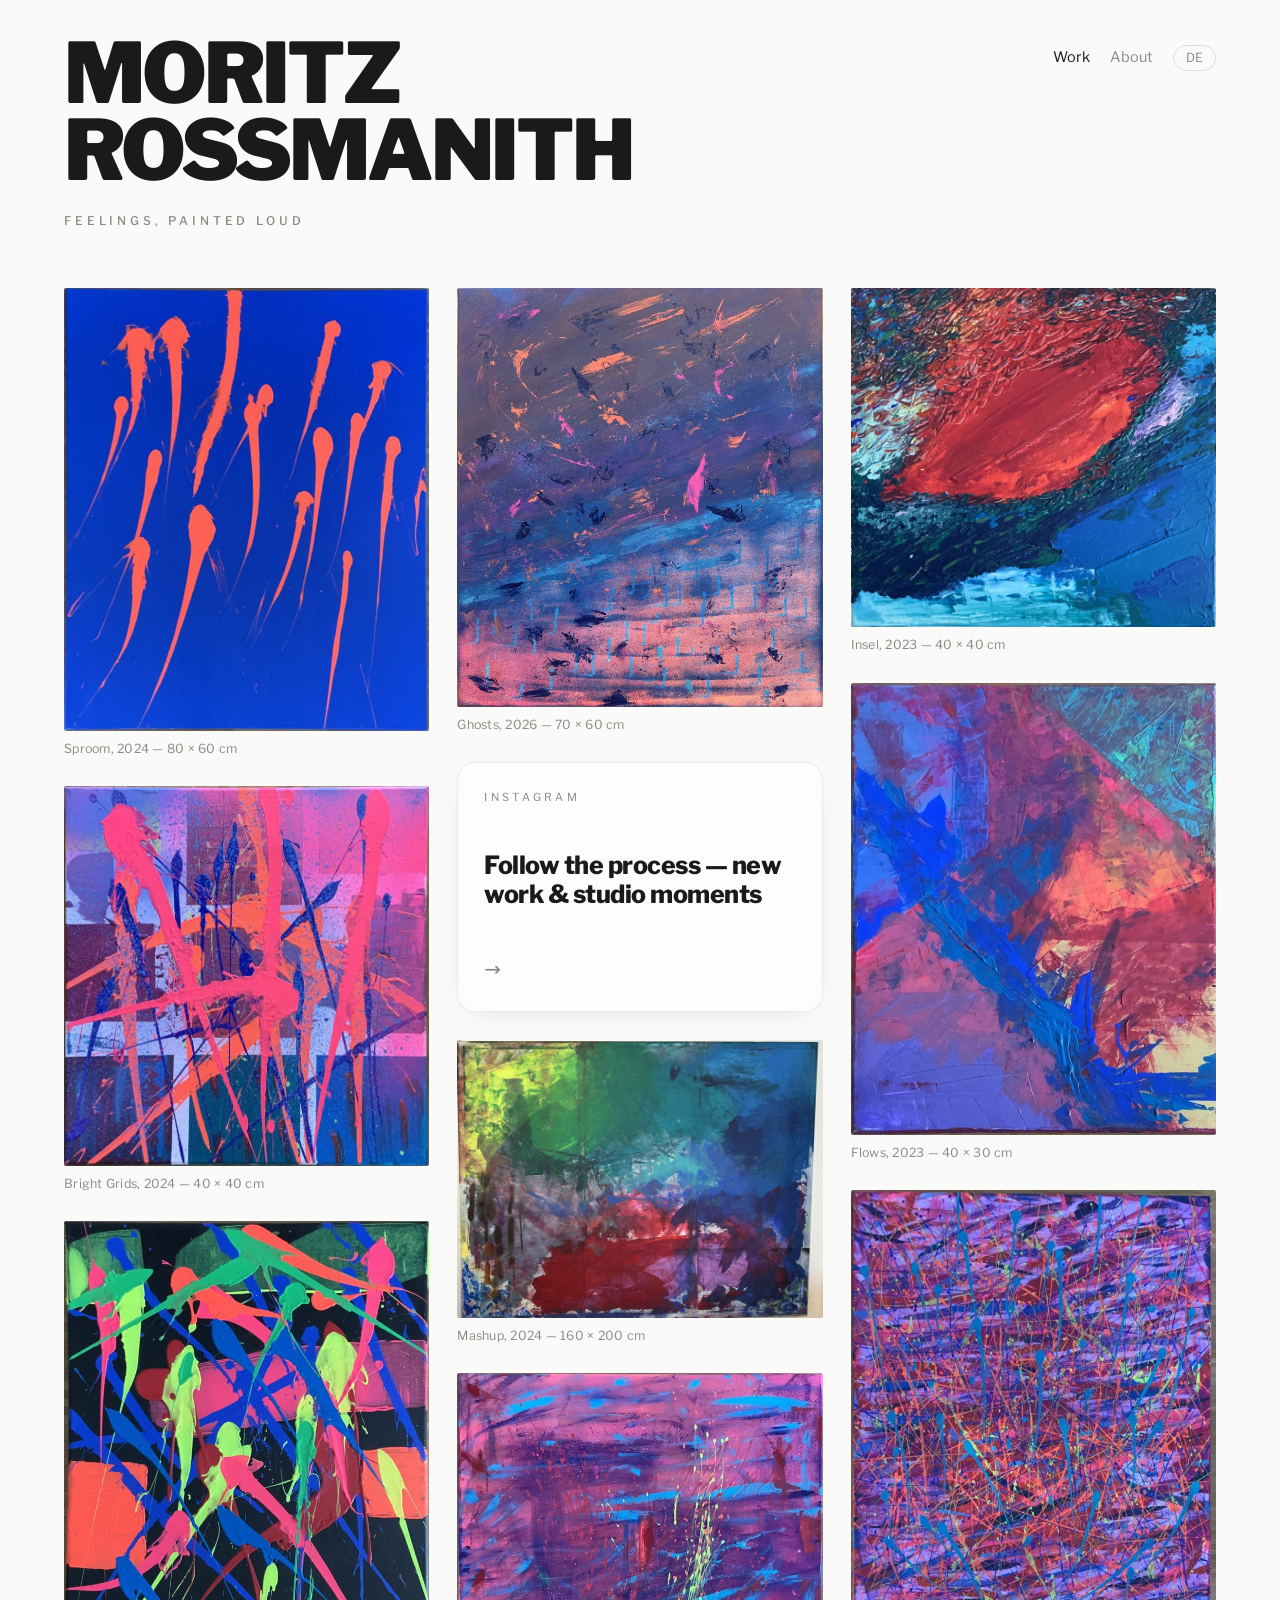
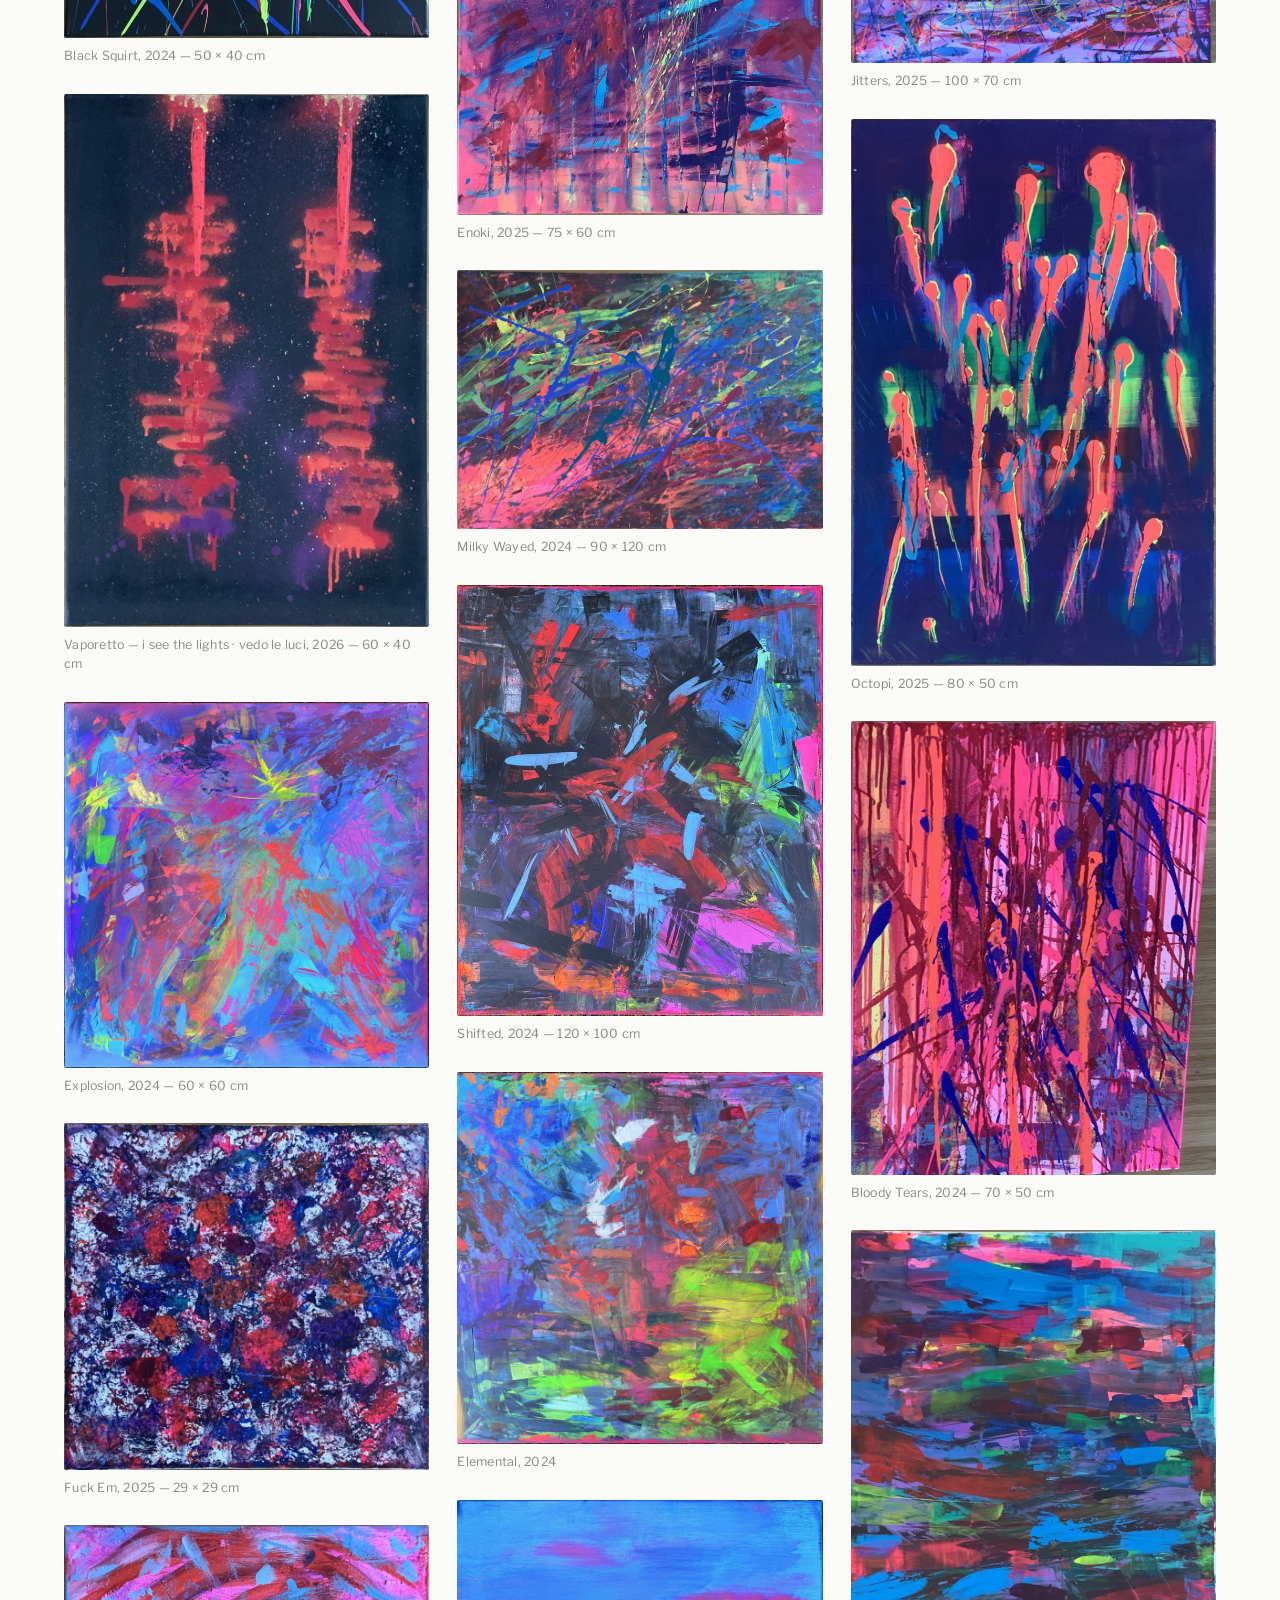
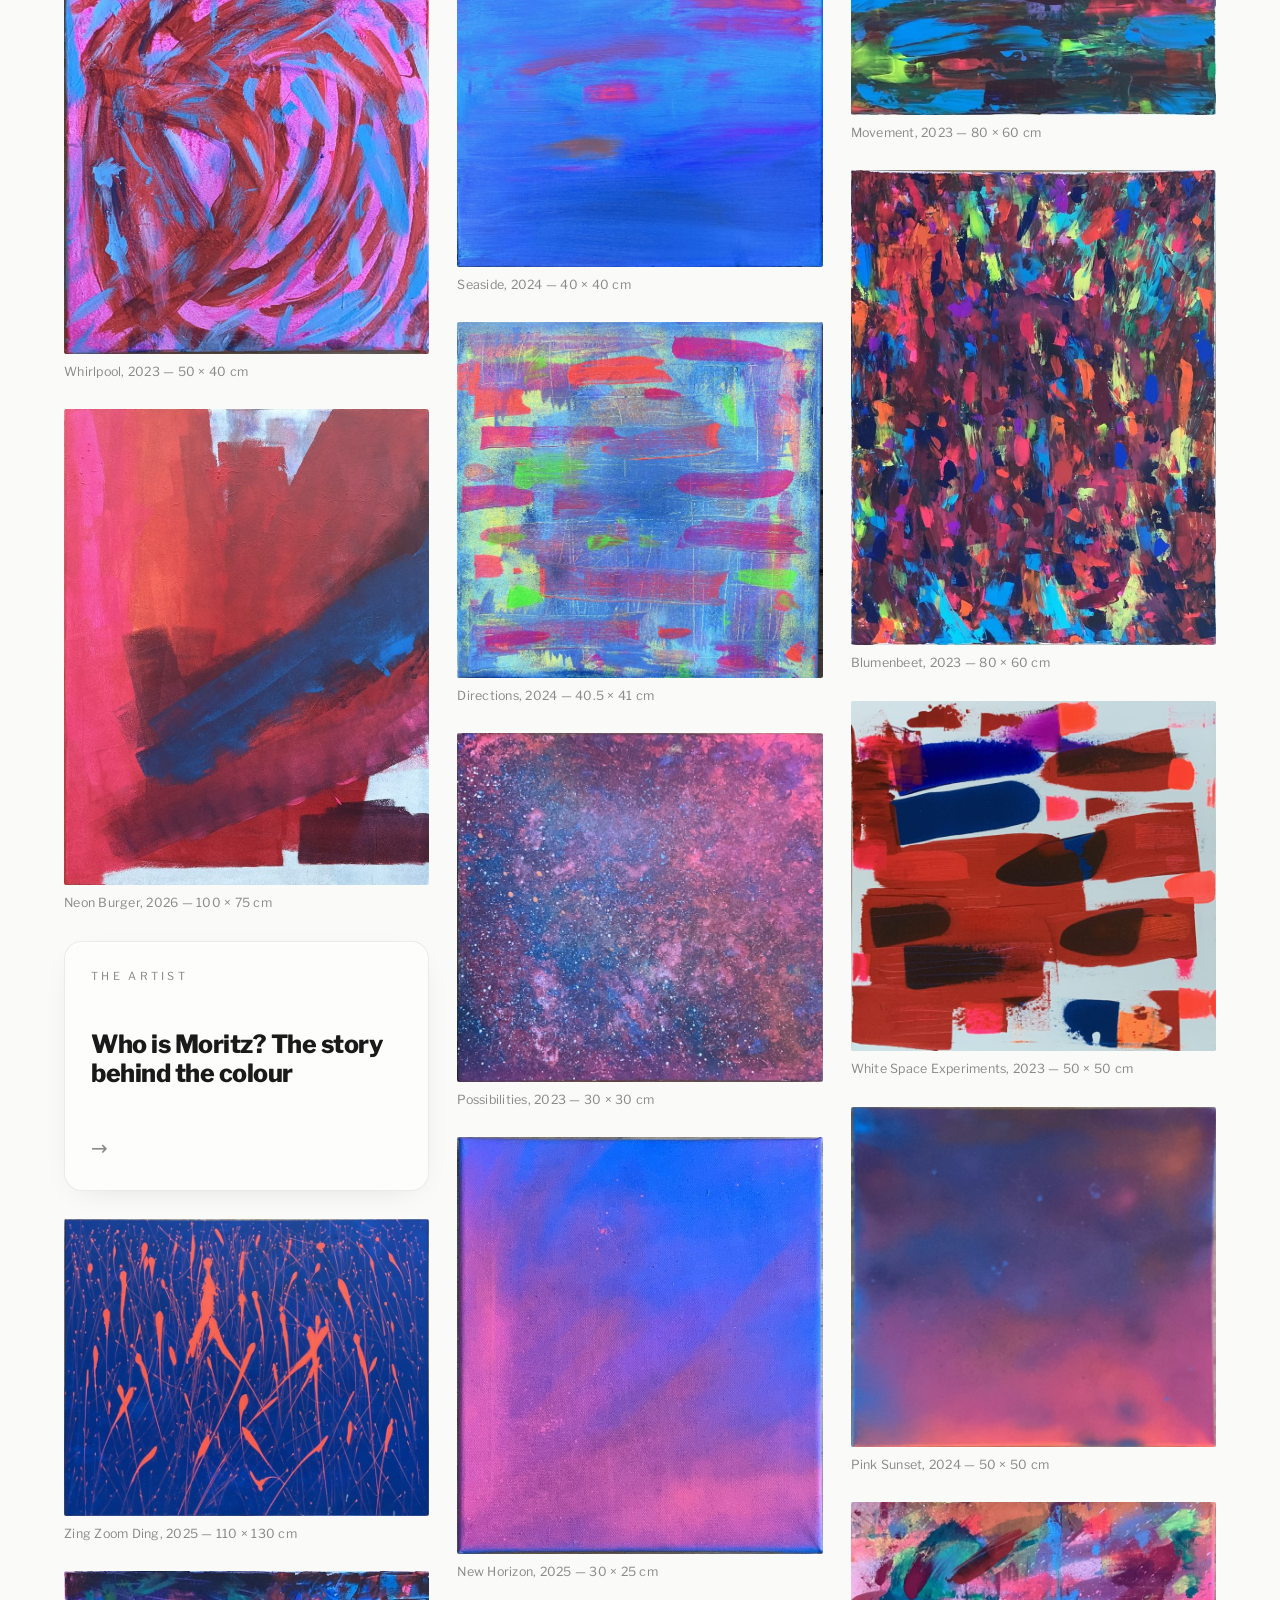
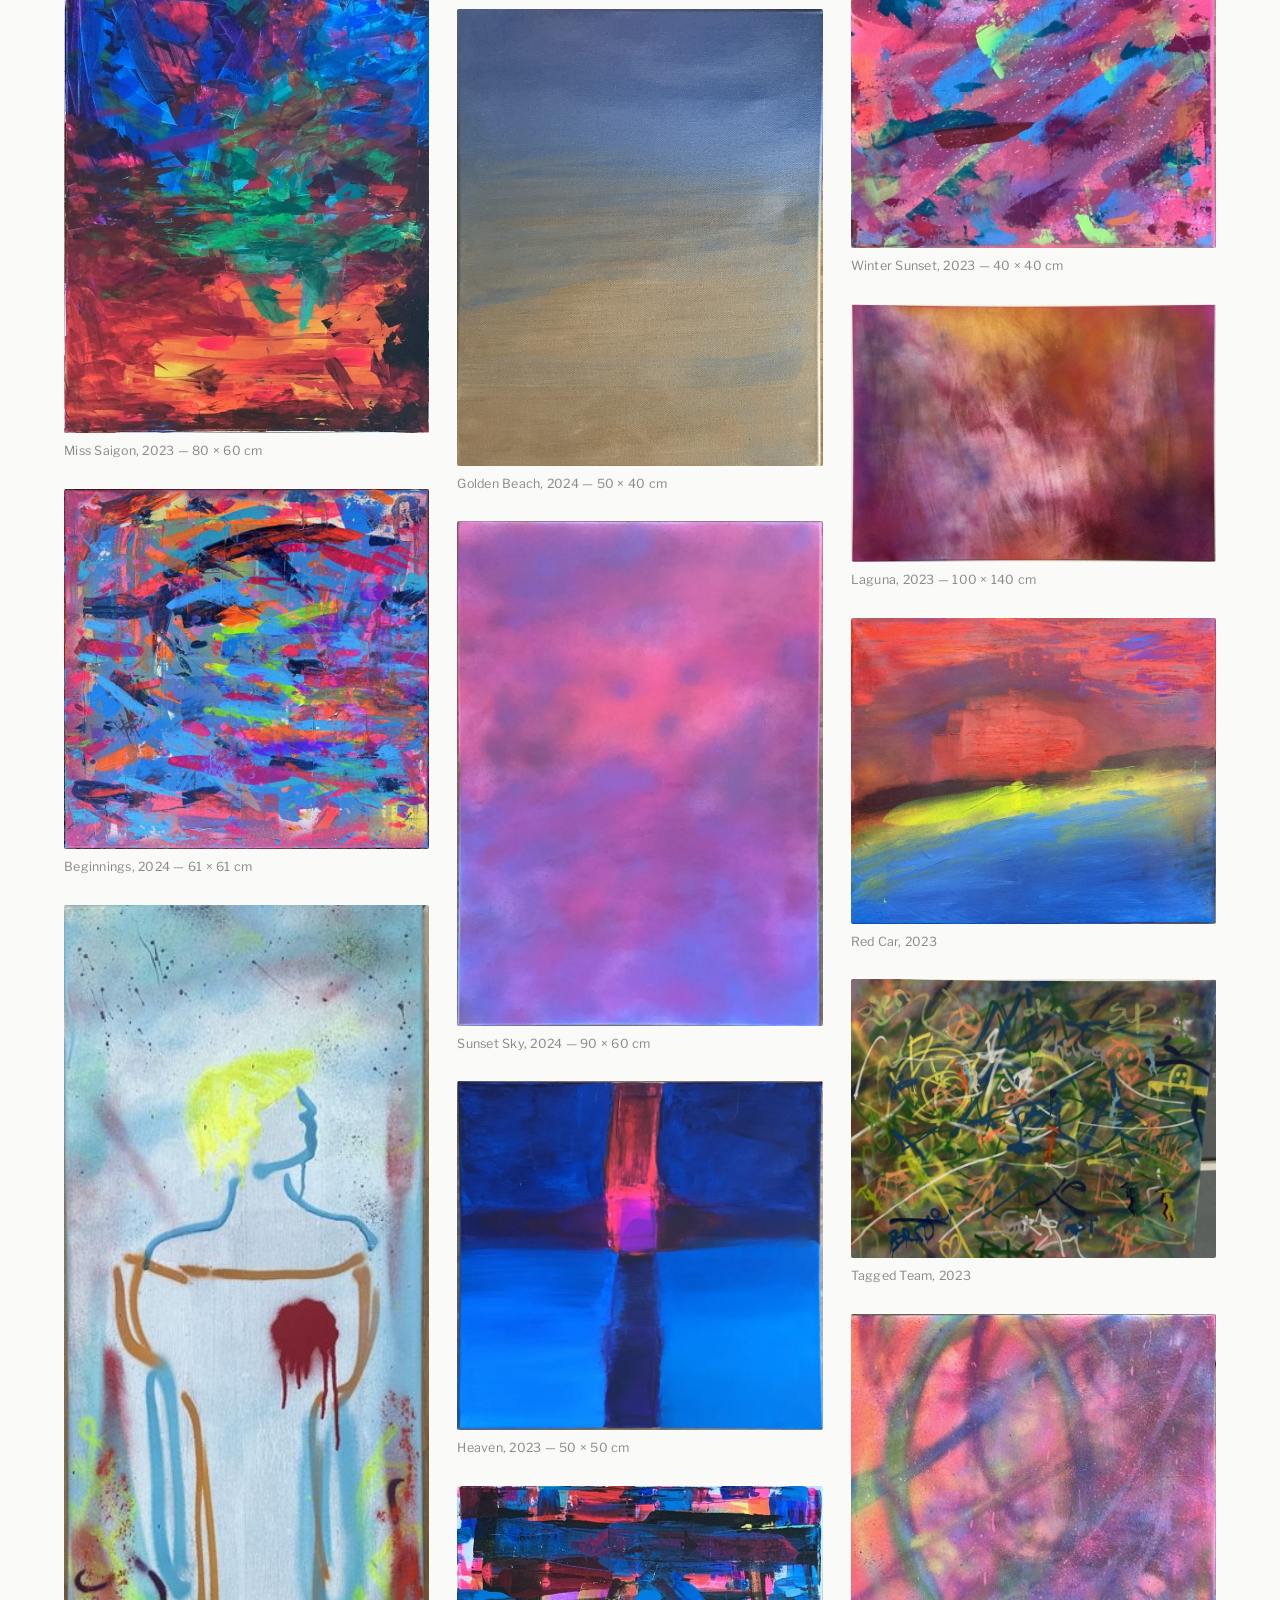
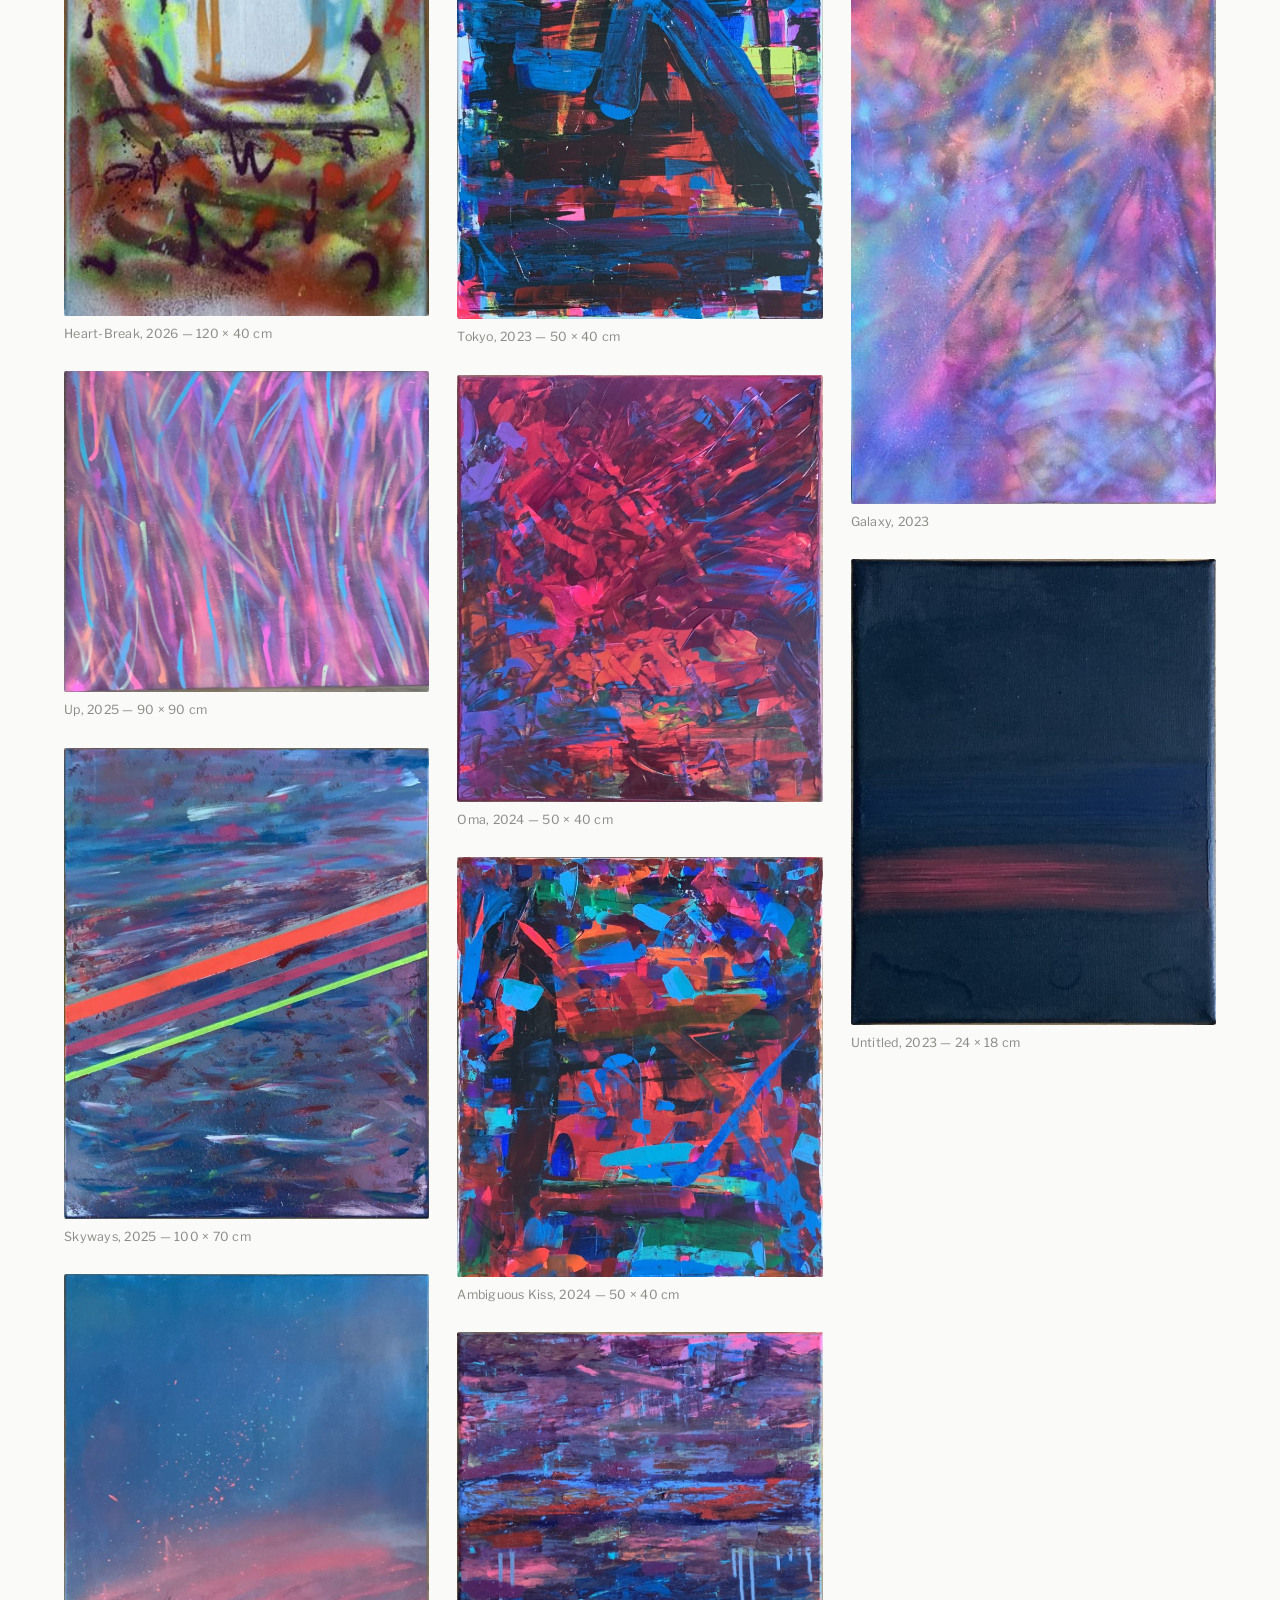
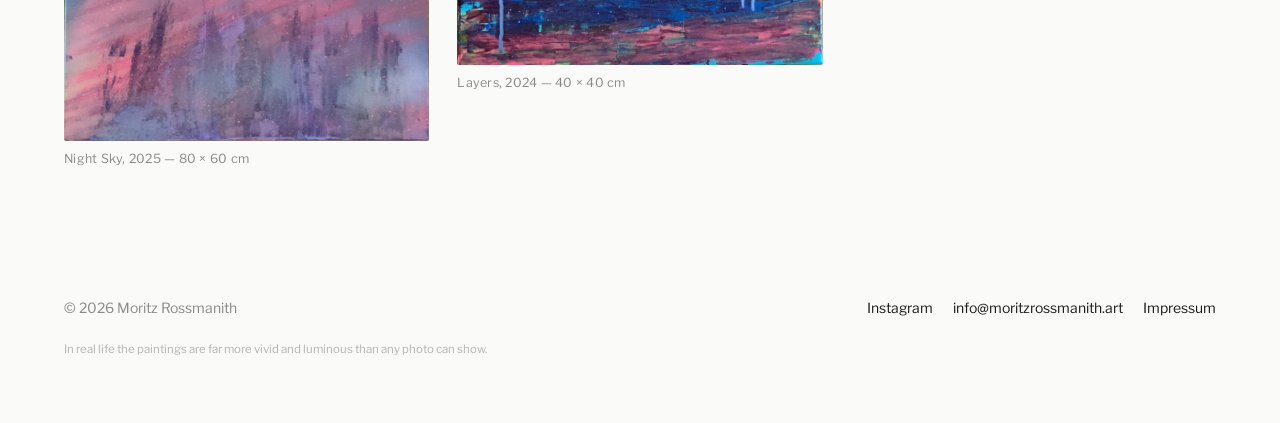
<file: index.html>
<!doctype html>
<html lang="en" class="en">
<head>
<meta charset="utf-8">
<meta name="viewport" content="width=device-width, initial-scale=1">
<title>Moritz Rossmanith — Abstract Neon Paintings | Original Art from Ulm, Germany</title>
<meta name="description" content="Original abstract paintings by German-Australian artist Moritz Rossmanith: explosive neon acrylic and spray paint on canvas. 47 works, painted in Ulm, Germany and Melbourne, Australia.">
<meta name="author" content="Moritz Rossmanith">
<meta name="keywords" content="Moritz Rossmanith, abstract art, neon painting, spray paint art, acrylic on canvas, abstract artist Germany, Ulm artist, buy abstract art, UV art, fluorescent painting, art commission">
<link rel="canonical" href="https://moritzrossmanith.art/">
<meta property="og:type" content="website">
<meta property="og:url" content="https://moritzrossmanith.art/">
<meta property="og:site_name" content="Moritz Rossmanith">
<meta property="og:title" content="Moritz Rossmanith — Abstract Neon Paintings">
<meta property="og:description" content="Explosive abstract works in neon acrylic and spray paint on canvas, by German-Australian artist Moritz Rossmanith.">
<meta property="og:image" content="https://moritzrossmanith.art/art/moritz-rossmanith-sproom.jpg">
<meta property="og:locale" content="en_US">
<meta property="og:locale:alternate" content="de_DE">
<meta name="twitter:card" content="summary_large_image">
<meta name="twitter:title" content="Moritz Rossmanith — Abstract Neon Paintings">
<meta name="twitter:description" content="Explosive abstract works in neon acrylic and spray paint on canvas.">
<meta name="twitter:image" content="https://moritzrossmanith.art/art/moritz-rossmanith-sproom.jpg">
<link rel="icon" href="favicon.png">
<link rel="apple-touch-icon" href="apple-touch-icon.png">
<link rel="preconnect" href="https://fonts.googleapis.com">
<link rel="preconnect" href="https://fonts.gstatic.com" crossorigin>
<link href="https://fonts.googleapis.com/css2?family=Libre+Franklin:wght@500;600;800;900&display=swap" rel="stylesheet">
<link rel="stylesheet" href="styles.css">
<script>
(function(){
  var l=localStorage.getItem('lang')||(navigator.language&&navigator.language.slice(0,2)==='de'?'de':'en');
  document.documentElement.className=l;document.documentElement.lang=l;
})();
</script>
</head>
<body>

<header class="masthead">
  <div class="mastrow">
    <h1><a href="index.html">Moritz<br>Rossmanith</a></h1>
    <nav>
      <a href="index.html" aria-current="page"><span class="l-en">Work</span><span class="l-de">Arbeiten</span></a>
      <a href="about.html"><span class="l-en">About</span><span class="l-de">Über</span></a>
      <button id="langBtn" type="button" aria-label="Sprache wechseln / switch language"></button>
    </nav>
  </div>
  <p class="sub">
    <span class="l-en">Feelings, painted loud</span>
    <span class="l-de">Gefühle, laut gemalt</span>
  </p>
</header>

<main class="gallery" id="gallery"></main>

<footer>
  <span>© 2026 Moritz Rossmanith</span>
  <nav>
    <a href="https://www.instagram.com/moritzrossmanith" target="_blank" rel="noopener">Instagram</a>
    <a class="em" href="#"></a>
    <a href="impressum.html">Impressum</a>
  </nav>
  <p class="foot-note">
    <span class="l-en">In real life the paintings are far more vivid and luminous than any photo can show.</span>
    <span class="l-de">Im Original sind die Bilder deutlich leuchtender und lebendiger, als Fotos es zeigen können.</span>
  </p>
</footer>

<div class="lb" id="lb" aria-modal="true" role="dialog">
  <button class="prev" aria-label="Previous">←</button>
  <img alt="">
  <button class="next" aria-label="Next">→</button>
  <span id="lbCap"></span>
</div>

<script>
// curated order — winners first, colour and format mixed
const items=[
 {f:"moritz-rossmanith-sproom",w:1487,h:1800,t:"Sproom",s:"80 × 60",y:2024},
 {f:"moritz-rossmanith-bright-grids",w:1731,h:1800,t:"Bright Grids",s:"40 × 40",y:2024,r:1},
 {f:"moritz-rossmanith-black-squirt",w:1577,h:1800,t:"Black Squirt",s:"50 × 40",y:2024},
 {f:"moritz-rossmanith-vaporetto",w:1232,h:1800,t:"Vaporetto — i see the lights · vedo le luci",s:"60 × 40",y:2026},
 {f:"moritz-rossmanith-explosion",w:1795,h:1800,t:"Explosion",s:"60 × 60",y:2024,m:"spray paint on canvas"},
 {f:"moritz-rossmanith-fuck-em",w:1800,h:1706,t:"Fuck Em",s:"29 × 29",y:2025},
 {f:"moritz-rossmanith-whirlpool",w:1532,h:1800,t:"Whirlpool",s:"50 × 40",y:2023},
 {f:"moritz-rossmanith-neon-burger",w:1382,h:1800,t:"Neon Burger",s:"100 × 75",y:2026},
 {tile:"about"},
 {f:"moritz-rossmanith-zing-zoom-ding",w:1800,h:1464,t:"Zing Zoom Ding",s:"110 × 130",y:2025},
 {f:"moritz-rossmanith-miss-saigon",w:1425,h:1800,t:"Miss Saigon",s:"80 × 60",y:2023},
 {f:"moritz-rossmanith-beginnings",w:1799,h:1777,t:"Beginnings",s:"61 × 61",y:2024},
 {f:"moritz-rossmanith-heart-break",w:650,h:1799,t:"Heart-Break",s:"120 × 40",y:2026},
 {f:"moritz-rossmanith-up",w:1800,h:1582,t:"Up",s:"90 × 90",y:2025},
 {f:"moritz-rossmanith-skyways",w:1394,h:1800,t:"Skyways",s:"100 × 70",y:2025},
 {f:"moritz-rossmanith-night-sky",w:1408,h:1800,t:"Night Sky",s:"80 × 60",y:2025},
 {f:"moritz-rossmanith-ghosts",w:1573,h:1800,t:"Ghosts",s:"70 × 60",y:2026},
 {tile:"insta"},
 {f:"moritz-rossmanith-mashup",w:1800,h:1371,t:"Mashup",s:"160 × 200",y:2024},
 {f:"moritz-rossmanith-enoki",w:1490,h:1800,t:"Enoki",s:"75 × 60",y:2025},
 {f:"moritz-rossmanith-milky-wayed",w:1800,h:1276,t:"Milky Wayed",s:"90 × 120",y:2024},
 {f:"moritz-rossmanith-shifted",w:1523,h:1800,t:"Shifted",s:"120 × 100",y:2024},
 {f:"moritz-rossmanith-elemental",w:1763,h:1800,t:"Elemental",y:2024},
 {f:"moritz-rossmanith-seaside",w:1791,h:1800,t:"Seaside",s:"40 × 40",y:2024},
 {f:"moritz-rossmanith-directions",w:1800,h:1752,t:"Directions",s:"40.5 × 41",y:2024},
 {f:"moritz-rossmanith-possibilities",w:1692,h:1614,t:"Possibilities",s:"30 × 30",y:2023},
 {f:"moritz-rossmanith-new-horizon",w:1412,h:1608,t:"New Horizon",s:"30 × 25",y:2025},
 {f:"moritz-rossmanith-golden-beach",w:1440,h:1800,t:"Golden Beach",s:"50 × 40",y:2024},
 {f:"moritz-rossmanith-sunset-sky",w:1302,h:1800,t:"Sunset Sky",s:"90 × 60",y:2024},
 {f:"moritz-rossmanith-heaven",w:1800,h:1722,t:"Heaven",s:"50 × 50",y:2023},
 {f:"moritz-rossmanith-tokyo",w:1517,h:1800,t:"Tokyo",s:"50 × 40",y:2023},
 {f:"moritz-rossmanith-oma",w:1538,h:1800,t:"Oma",s:"50 × 40",y:2024},
 {f:"moritz-rossmanith-ambiguous-kiss",w:1569,h:1800,t:"Ambiguous Kiss",s:"50 × 40",y:2024},
 {f:"moritz-rossmanith-layers",w:1800,h:1638,t:"Layers",s:"40 × 40",y:2024},
 {f:"moritz-rossmanith-insel",w:1800,h:1669,t:"Insel",s:"40 × 40",y:2023},
 {f:"moritz-rossmanith-flows",w:1453,h:1800,t:"Flows",s:"40 × 30",y:2023},
 {f:"moritz-rossmanith-jitters",w:1237,h:1600,t:"Jitters",s:"100 × 70",y:2025},
 {f:"moritz-rossmanith-octopi",w:1201,h:1800,t:"Octopi",s:"80 × 50",y:2025},
 {f:"moritz-rossmanith-bloody-tears",w:1452,h:1800,t:"Bloody Tears",s:"70 × 50",y:2024},
 {f:"moritz-rossmanith-movement",w:1357,h:1800,t:"Movement",s:"80 × 60",y:2023},
 {f:"moritz-rossmanith-blumenbeet",w:1384,h:1800,t:"Blumenbeet",s:"80 × 60",y:2023},
 {f:"moritz-rossmanith-white-space-experiments",w:1800,h:1729,t:"White Space Experiments",s:"50 × 50",y:2023},
 {f:"moritz-rossmanith-pink-sunset",w:1577,h:1468,t:"Pink Sunset",s:"50 × 50",y:2024},
 {f:"moritz-rossmanith-winter-sunset",w:1620,h:1534,t:"Winter Sunset",s:"40 × 40",y:2023},
 {f:"moritz-rossmanith-laguna",w:1800,h:1274,t:"Laguna",s:"100 × 140",y:2023},
 {f:"moritz-rossmanith-red-car",w:1799,h:1507,t:"Red Car",y:2023},
 {f:"moritz-rossmanith-tagged-team",w:1800,h:1377,t:"Tagged Team",y:2023,m:"spray paint on canvas"},
 {f:"moritz-rossmanith-galaxy",w:832,h:1800,t:"Galaxy",y:2023,m:"spray paint on canvas"},
 {f:"moritz-rossmanith-untitled-24x18",w:1410,h:1800,t:"Untitled",s:"24 × 18",y:2023},
];
const works=items.filter(x=>!x.tile);
const isDe=()=>document.documentElement.lang==='de';
const tt=wk=>wk.t==='Untitled'&&isDe()?'Ohne Titel':wk.t;
const cap=wk=>`${tt(wk)}${wk.y?', '+wk.y:''}${wk.s?' — '+wk.s+' cm':''}`;
const altOf=wk=>`${wk.t}${wk.y?' ('+wk.y+')':''} — abstract painting by Moritz Rossmanith, ${wk.m||'neon acrylic and spray paint on canvas'}${wk.s?', '+wk.s.replace(/ × /,'x')+' cm':''}`;

const tiles={
 about:{href:'about.html',target:'',kicker:{en:'The artist',de:'Der Künstler'},main:{en:'Who is Moritz? The story behind the colour',de:'Wer ist Moritz? Die Geschichte hinter der Farbe'}},
 insta:{href:'https://www.instagram.com/moritzrossmanith',target:'_blank',kicker:{en:'Instagram',de:'Instagram'},main:{en:'Follow the process — new work & studio moments',de:'Folge dem Prozess — neue Werke & Studio-Momente'}}
};

const g=document.getElementById('gallery');
items.forEach(it=>{
  if(it.tile){
    const t=tiles[it.tile];
    const fig=document.createElement('div');
    fig.className='work tile';
    fig.dataset.tile=it.tile;
    fig.innerHTML=`<a href="${t.href}" ${t.target?'target="_blank" rel="noopener"':''}><span class="t-kicker"></span><span class="t-main"></span><span class="t-arrow">→</span></a>`;
    g.appendChild(fig);
    return;
  }
  const i=works.indexOf(it);
  const fig=document.createElement('figure');
  fig.className='work';
  fig.innerHTML=`<img src="art/${it.f}-s.jpg" width="${it.w}" height="${it.h}" loading="lazy" alt="${altOf(it)}"><figcaption></figcaption>`;
  fig.addEventListener('click',()=>open(i));
  g.appendChild(fig);
});
function renderText(){
  const figs=[...g.children];
  let wi=0;
  figs.forEach(el=>{
    if(el.classList.contains('tile')){
      const t=tiles[el.dataset.tile], l=isDe()?'de':'en';
      el.querySelector('.t-kicker').textContent=t.kicker[l];
      el.querySelector('.t-main').textContent=t.main[l];
    }else{
      el.querySelector('figcaption').textContent=cap(works[wi++]);
    }
  });
}
renderText();

// language toggle
const langBtn=document.getElementById('langBtn');
function syncLangBtn(){langBtn.textContent=isDe()?'EN':'DE';}
langBtn.addEventListener('click',()=>{
  const l=isDe()?'en':'de';
  document.documentElement.className=l;document.documentElement.lang=l;
  localStorage.setItem('lang',l);
  syncLangBtn();renderText();
  if(lb.classList.contains('open'))show();
});
syncLangBtn();

// email (assembled at runtime to keep it away from scrapers)
document.querySelectorAll('.em').forEach(a=>{
  const u='info', d=['moritzrossmanith','art'].join('.');
  a.href='mailto:'+u+String.fromCharCode(64)+d;
  if(!a.textContent.trim())a.textContent=u+String.fromCharCode(64)+d;
});

// reveal on scroll
const io=new IntersectionObserver(es=>es.forEach(e=>{
  if(e.isIntersecting){e.target.classList.add('in');io.unobserve(e.target);}
}),{threshold:.12});
document.querySelectorAll('.work').forEach(el=>io.observe(el));

// lightbox
const lb=document.getElementById('lb'),lbImg=lb.querySelector('img'),lbCapEl=document.getElementById('lbCap');
let cur=0;
function open(i){cur=i;show();lb.classList.add('open');document.body.style.overflow='hidden';}
function show(){const wk=works[cur];lbImg.src=`art/${wk.f}.jpg`;lbImg.alt=altOf(wk);lbCapEl.textContent=`${cap(wk)} · ${cur+1} / ${works.length}`;}
function close(){lb.classList.remove('open');document.body.style.overflow='';}
function step(d){cur=(cur+d+works.length)%works.length;show();}
let swipedAt=0;
lb.addEventListener('click',e=>{if(Date.now()-swipedAt<500)return;if(!e.target.closest('button'))close();});
lb.querySelector('.prev').addEventListener('click',()=>step(-1));
lb.querySelector('.next').addEventListener('click',()=>step(1));
// swipe left/right on touch screens
let tX=0,tY=0;
lb.addEventListener('touchstart',e=>{tX=e.touches[0].clientX;tY=e.touches[0].clientY;},{passive:true});
lb.addEventListener('touchend',e=>{
  const dx=e.changedTouches[0].clientX-tX, dy=e.changedTouches[0].clientY-tY;
  if(Math.abs(dx)>40&&Math.abs(dx)>Math.abs(dy)*1.5){swipedAt=Date.now();step(dx<0?1:-1);}
  else if(dy>70&&Math.abs(dx)<50){swipedAt=Date.now();close();}
},{passive:true});
addEventListener('keydown',e=>{
  if(!lb.classList.contains('open'))return;
  if(e.key==='Escape')close();
  if(e.key==='ArrowLeft')step(-1);
  if(e.key==='ArrowRight')step(1);
});

// structured data for search engines
const ld={
 "@context":"https://schema.org",
 "@graph":[
  {"@type":"WebSite","@id":"https://moritzrossmanith.art/#website","url":"https://moritzrossmanith.art/","name":"Moritz Rossmanith","inLanguage":["en","de"]},
  {"@type":"Person","@id":"https://moritzrossmanith.art/#artist","name":"Moritz Rossmanith","url":"https://moritzrossmanith.art/","jobTitle":"Abstract Artist","nationality":["German","Australian"],"workLocation":{"@type":"Place","address":{"@type":"PostalAddress","addressLocality":"Ulm","addressCountry":"DE"}},"sameAs":["https://www.instagram.com/moritzrossmanith","https://bluethumb.com.au/moritz-rossmanith","https://moritzrossmanith.com"]},
  ...works.map(wk=>({"@type":"VisualArtwork","name":wk.t,"creator":{"@id":"https://moritzrossmanith.art/#artist"},"artMedium":wk.m||"acrylic and spray paint","artform":"Painting","artworkSurface":"canvas","image":"https://moritzrossmanith.art/art/"+wk.f+".jpg",...(wk.y?{"dateCreated":String(wk.y)}:{}),...(wk.s?{"size":wk.s+" cm"}:{})}))
 ]
};
const s=document.createElement('script');s.type='application/ld+json';s.textContent=JSON.stringify(ld);document.head.appendChild(s);
</script>
</body>
</html>
</file>
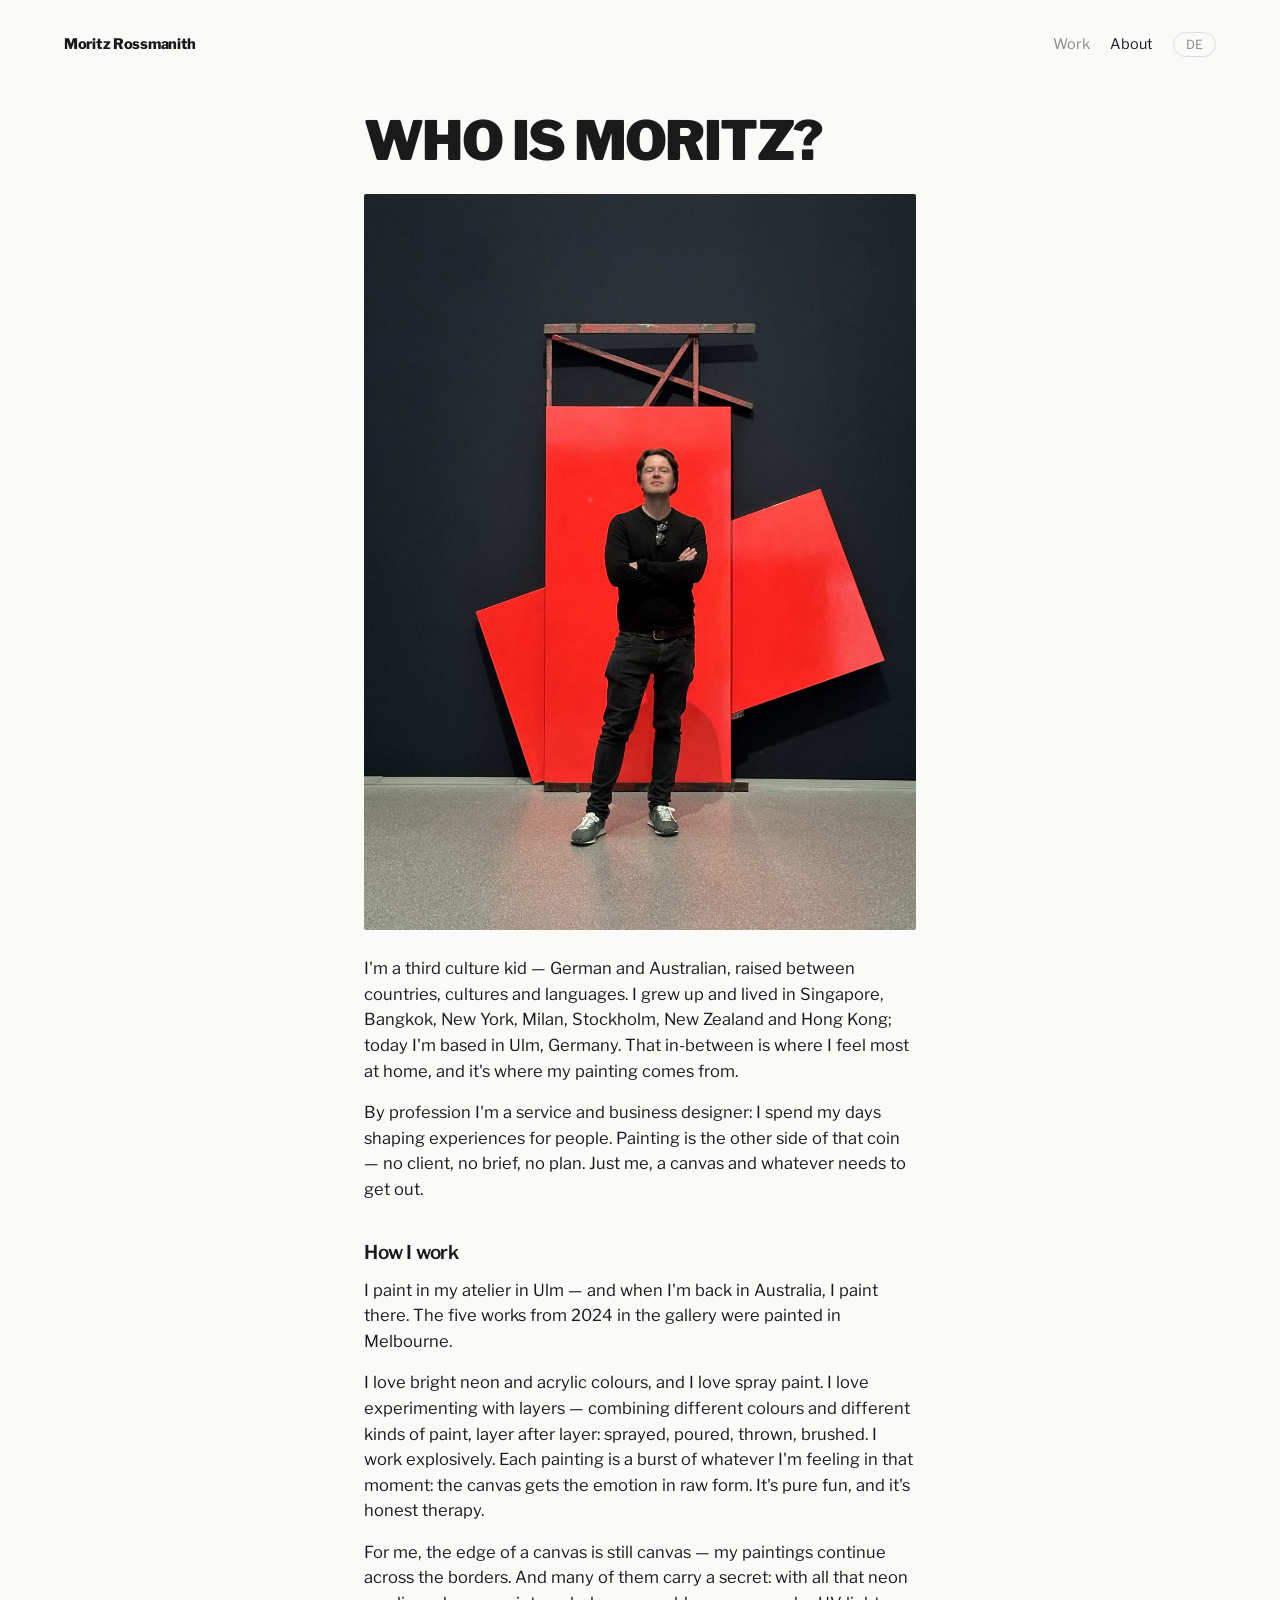
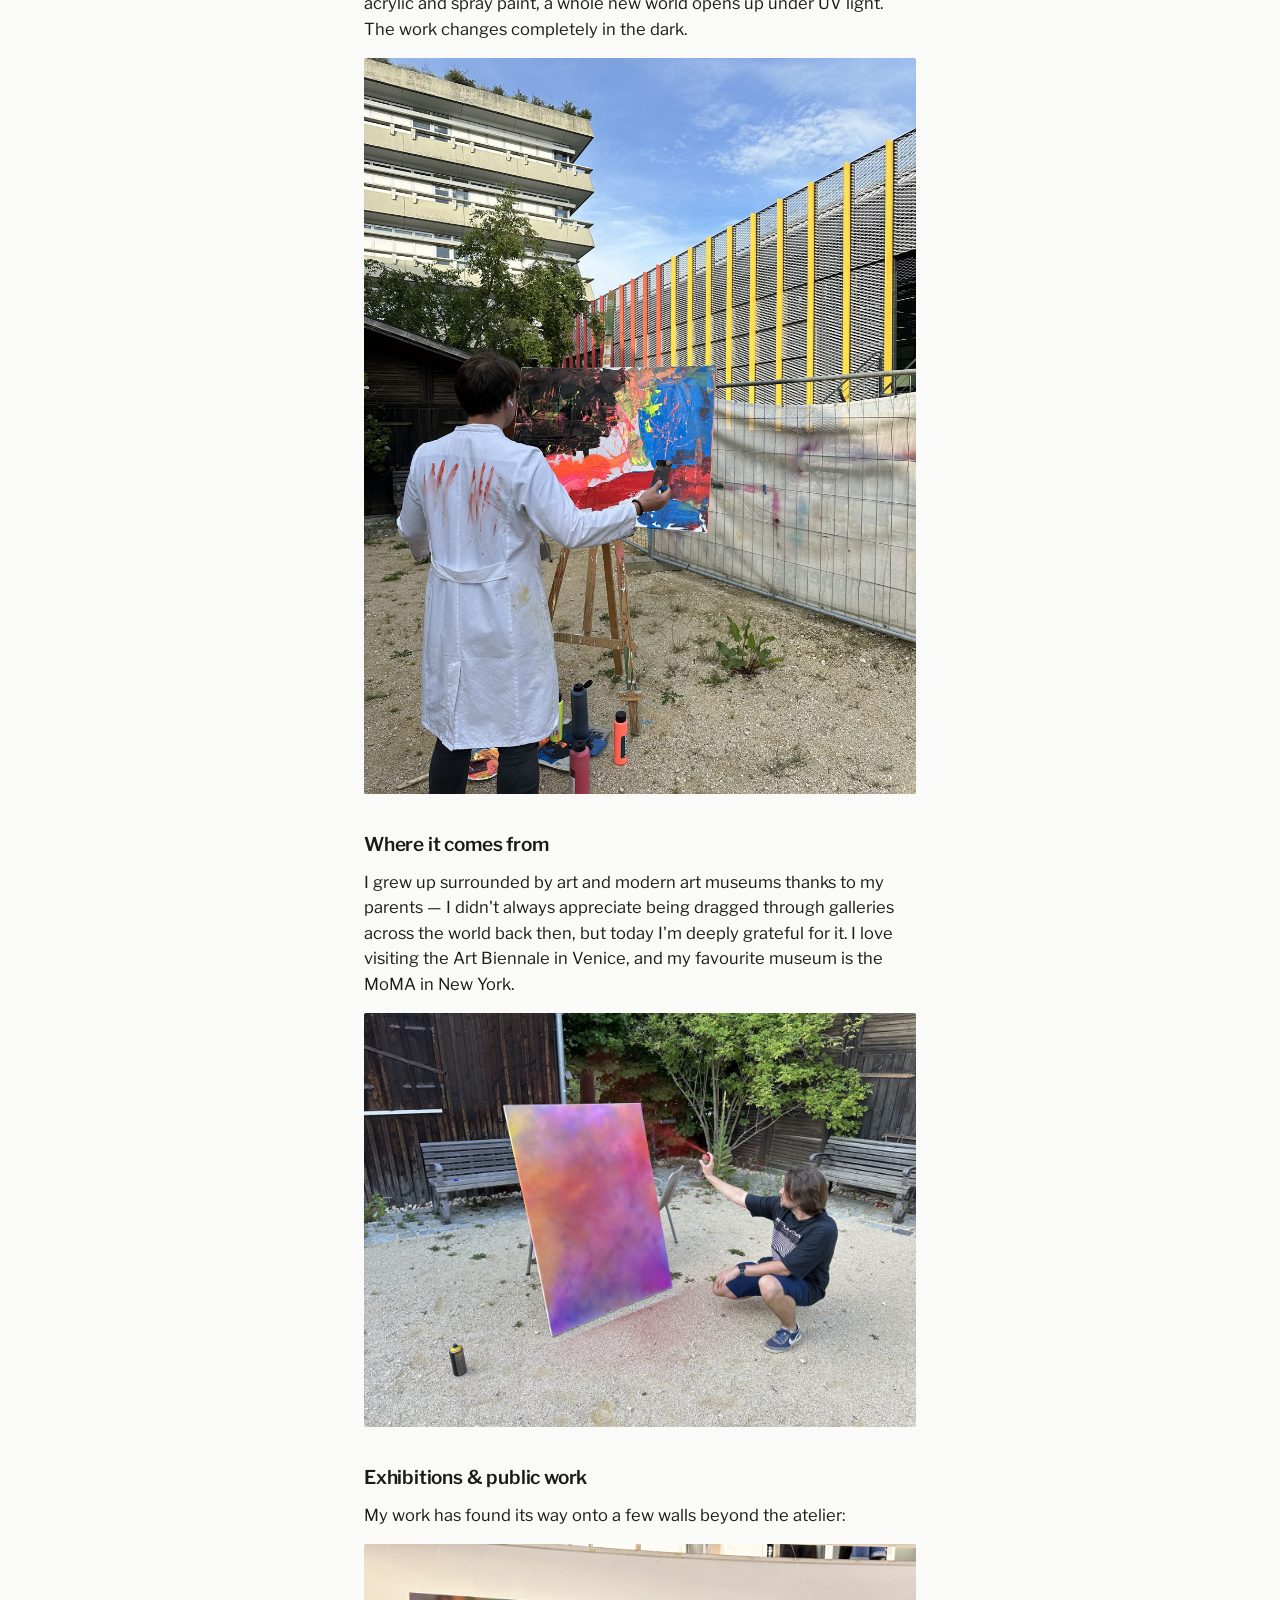
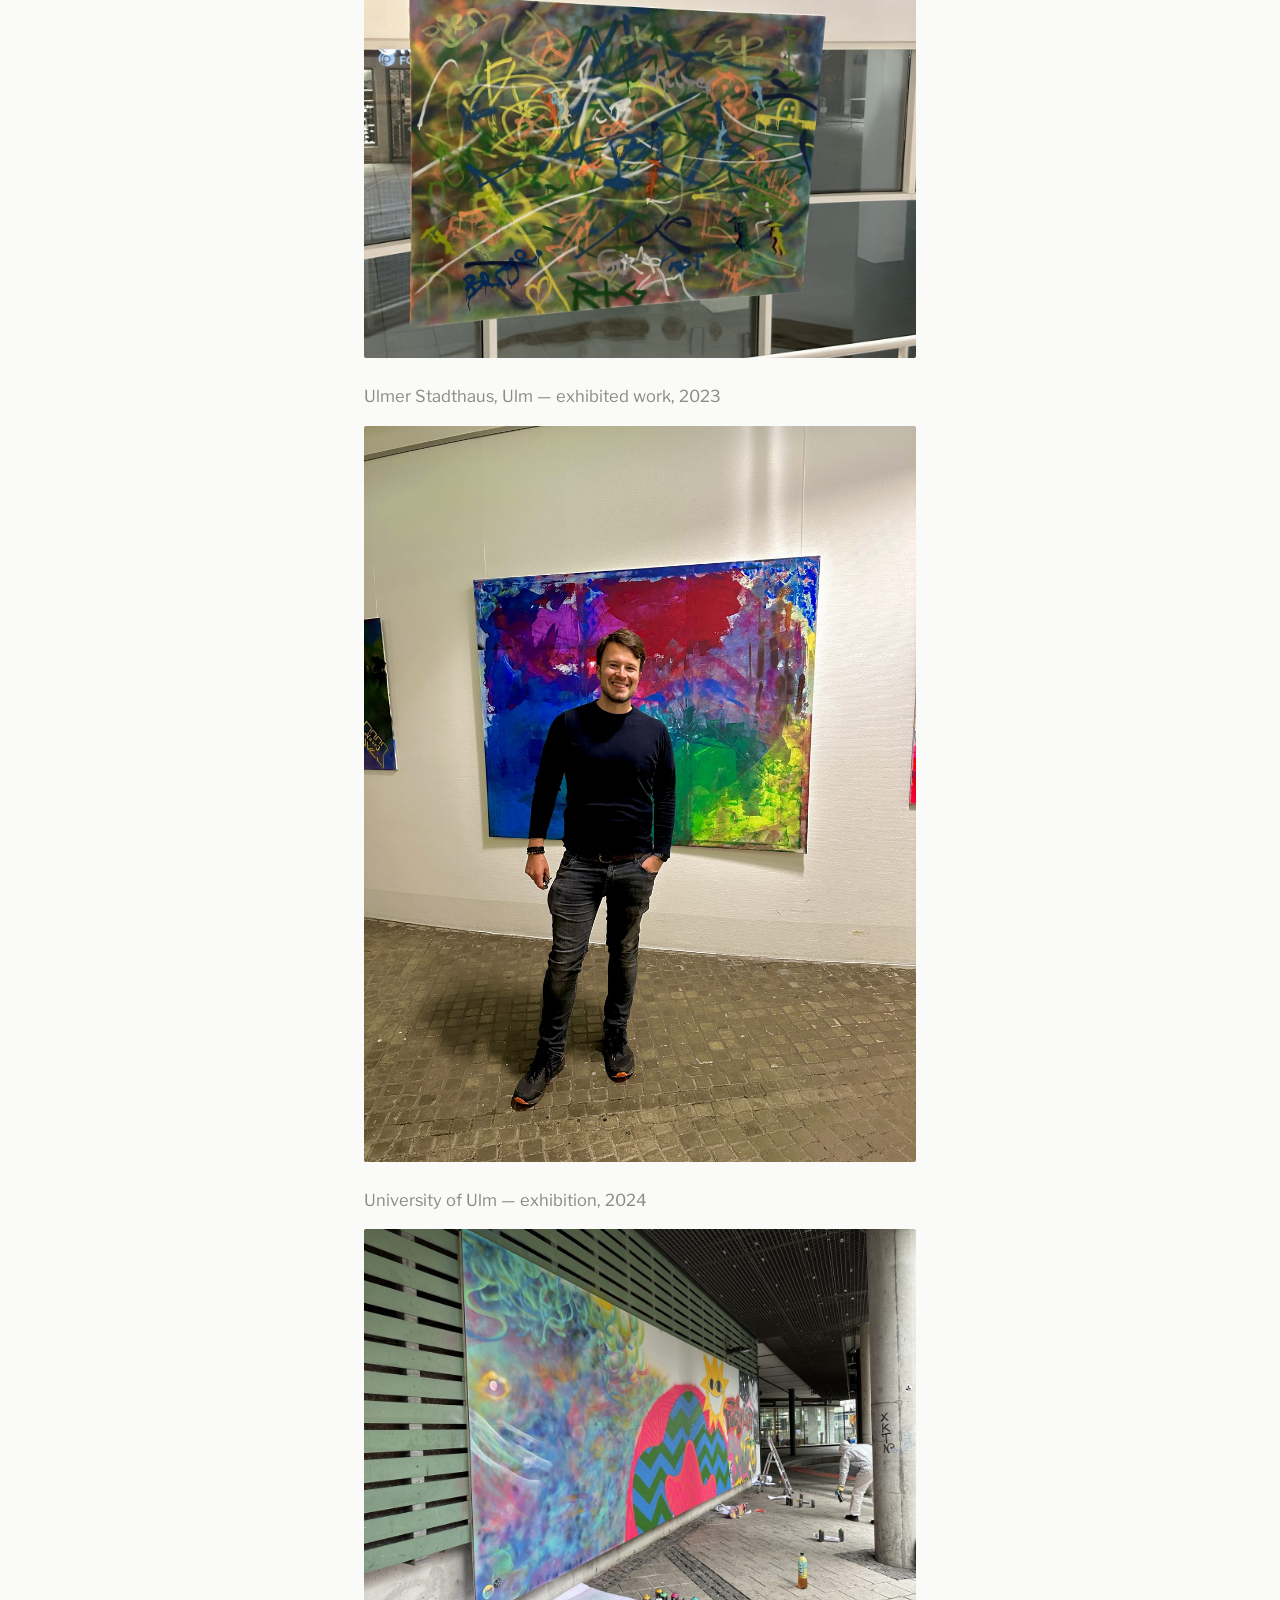
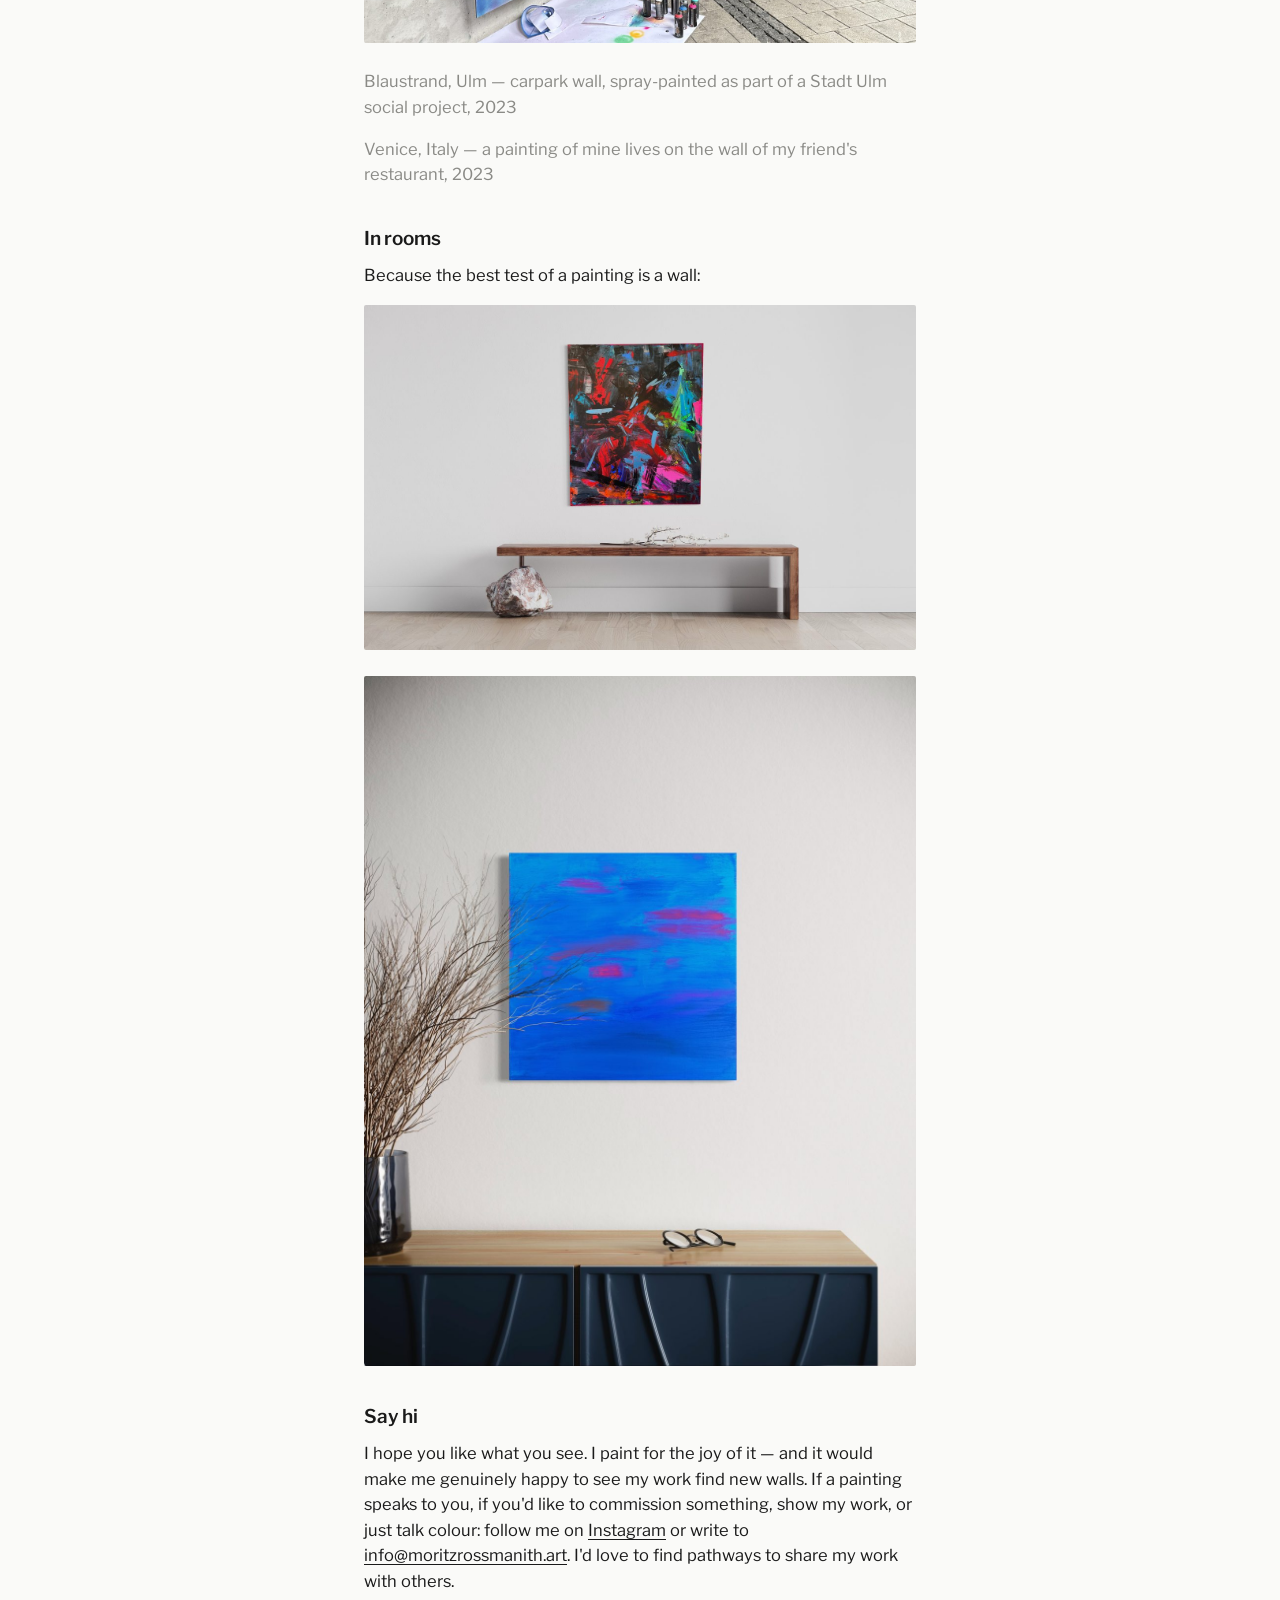
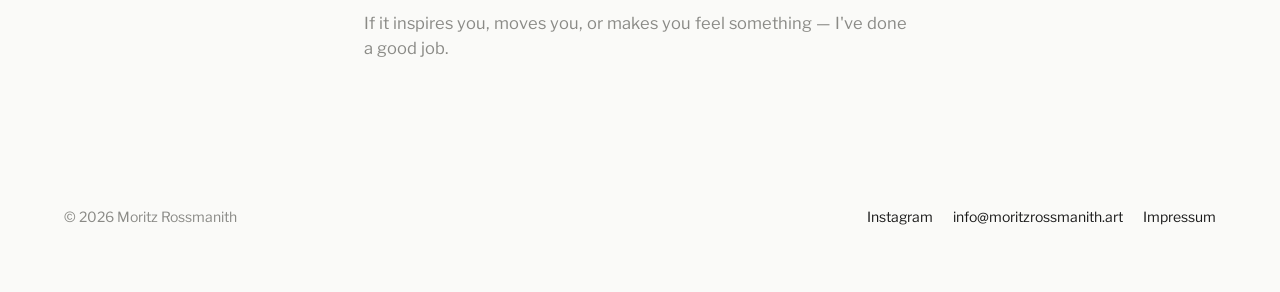
<file: about.html>
<!doctype html>
<html lang="en" class="en">
<head>
<meta charset="utf-8">
<meta name="viewport" content="width=device-width, initial-scale=1">
<title>About the Artist — Moritz Rossmanith | Abstract Neon Painter, Ulm &amp; Australia</title>
<meta name="description" content="Moritz Rossmanith is a German-Australian abstract artist painting in Ulm, Germany and in Australia. Raised in Singapore, Bangkok, New York, Milan, Stockholm, New Zealand and Hong Kong, he paints emotions in explosive layers of neon acrylic and spray paint. Exhibited at Ulmer Stadthaus and University of Ulm. Open to commissions.">
<meta name="author" content="Moritz Rossmanith">
<meta property="og:type" content="profile">
<meta property="og:url" content="https://moritzrossmanith.art/about.html">
<meta property="og:title" content="About the Artist — Moritz Rossmanith">
<meta property="og:description" content="German-Australian abstract artist painting in Ulm and Australia. Explosive layers of neon acrylic and spray paint. Open to commissions.">
<meta property="og:image" content="https://moritzrossmanith.art/img/profile.jpg">
<link rel="canonical" href="https://moritzrossmanith.art/about.html">
<link rel="icon" href="favicon.png">
<link rel="apple-touch-icon" href="apple-touch-icon.png">
<link rel="preconnect" href="https://fonts.googleapis.com">
<link rel="preconnect" href="https://fonts.gstatic.com" crossorigin>
<link href="https://fonts.googleapis.com/css2?family=Libre+Franklin:wght@500;600;800;900&display=swap" rel="stylesheet">
<link rel="stylesheet" href="styles.css">
<script>
(function(){
  var l=localStorage.getItem('lang')||(navigator.language&&navigator.language.slice(0,2)==='de'?'de':'en');
  document.documentElement.className=l;document.documentElement.lang=l;
})();
</script>
</head>
<body>

<div class="topnav">
  <a class="brand" href="index.html">Moritz Rossmanith</a>
  <nav>
    <a href="index.html"><span class="l-en">Work</span><span class="l-de">Arbeiten</span></a>
    <a href="about.html" aria-current="page"><span class="l-en">About</span><span class="l-de">Über</span></a>
    <button id="langBtn" type="button" aria-label="Sprache wechseln / switch language"></button>
  </nav>
</div>

<main class="prose">

  <!-- EN -->
  <div class="l-en">
    <h1>Who is Moritz?</h1>
    <img class="photo" src="img/profile.jpg" alt="Moritz Rossmanith in front of a red installation" width="1050" height="1400">
    <p>I'm a third culture kid — German and Australian, raised between countries, cultures and languages. I grew up and lived in Singapore, Bangkok, New York, Milan, Stockholm, New Zealand and Hong Kong; today I'm based in Ulm, Germany. That in-between is where I feel most at home, and it's where my painting comes from.</p>
    <p>By profession I'm a service and business designer: I spend my days shaping experiences for people. Painting is the other side of that coin — no client, no brief, no plan. Just me, a canvas and whatever needs to get out.</p>
    <h2>How I work</h2>
    <p>I paint in my atelier in Ulm — and when I'm back in Australia, I paint there. The five works from 2024 in the gallery were painted in Melbourne.</p>
    <p>I love bright neon and acrylic colours, and I love spray paint. I love experimenting with layers — combining different colours and different kinds of paint, layer after layer: sprayed, poured, thrown, brushed. I work explosively. Each painting is a burst of whatever I'm feeling in that moment: the canvas gets the emotion in raw form. It's pure fun, and it's honest therapy.</p>
    <p>For me, the edge of a canvas is still canvas — my paintings continue across the borders. And many of them carry a secret: with all that neon acrylic and spray paint, a whole new world opens up under UV light. The work changes completely in the dark.</p>
    <img class="photo" src="img/process-1.jpg" alt="Moritz painting at the easel outside his atelier" loading="lazy" width="1050" height="1400">
    <h2>Where it comes from</h2>
    <p>I grew up surrounded by art and modern art museums thanks to my parents — I didn't always appreciate being dragged through galleries across the world back then, but today I'm deeply grateful for it. I love visiting the Art Biennale in Venice, and my favourite museum is the MoMA in New York.</p>
    <img class="photo" src="img/process-2.jpg" alt="Moritz spray painting a canvas in the atelier courtyard" loading="lazy" width="1400" height="1050">
    <h2>Exhibitions &amp; public work</h2>
    <p>My work has found its way onto a few walls beyond the atelier:</p>
    <img class="photo" src="img/exh-stadthaus.jpg" alt="Tagged Team exhibited at the Ulmer Stadthaus, 2023" loading="lazy" width="1400" height="1050">
    <p class="muted">Ulmer Stadthaus, Ulm — exhibited work, 2023</p>
    <img class="photo" src="img/exh-uniulm.jpg" alt="Moritz Rossmanith with his painting at the University of Ulm exhibition, 2024" loading="lazy" width="1050" height="1400">
    <p class="muted">University of Ulm — exhibition, 2024</p>
    <img class="photo" src="img/exh-blaustrand.jpg" alt="Spray-painted carpark wall at the Blaustrand, Ulm, 2023" loading="lazy" width="1400" height="1050">
    <p class="muted">Blaustrand, Ulm — carpark wall, spray-painted as part of a Stadt Ulm social project, 2023</p>
    <p class="muted">Venice, Italy — a painting of mine lives on the wall of my friend's restaurant, 2023</p>
    <h2>In rooms</h2>
    <p>Because the best test of a painting is a wall:</p>
    <img class="photo" src="img/insitu-shifted.jpg" alt="Shifted, abstract painting by Moritz Rossmanith, in a gallery-style room" loading="lazy" width="1400" height="875">
    <img class="photo" src="img/insitu-seaside.jpg" alt="Seaside, abstract painting by Moritz Rossmanith, above a console" loading="lazy" width="1120" height="1400">
    <h2>Say hi</h2>
    <p>I hope you like what you see. I paint for the joy of it — and it would make me genuinely happy to see my work find new walls. If a painting speaks to you, if you'd like to commission something, show my work, or just talk colour: follow me on <a href="https://www.instagram.com/moritzrossmanith" target="_blank" rel="noopener">Instagram</a> or write to <a class="em" href="#"></a>. I'd love to find pathways to share my work with others.</p>
    <p class="muted">If it inspires you, moves you, or makes you feel something — I've done a good job.</p>
  </div>

  <!-- DE -->
  <div class="l-de">
    <h1>Wer ist Moritz?</h1>
    <img class="photo" src="img/profile.jpg" alt="Moritz Rossmanith vor einer roten Installation" width="1050" height="1400">
    <p>Ich bin ein Third Culture Kid — Deutscher und Australier, aufgewachsen zwischen Ländern, Kulturen und Sprachen. Ich habe in Singapur, Bangkok, New York, Mailand, Stockholm, Neuseeland und Hongkong gelebt; heute lebe ich in Ulm. Dieses Dazwischen ist mein Zuhause — und der Ursprung meiner Malerei.</p>
    <p>Beruflich bin ich Service- und Business-Designer: Ich gestalte Erlebnisse für Menschen. Die Malerei ist die andere Seite dieser Medaille — kein Kunde, kein Briefing, kein Plan. Nur ich, eine Leinwand und das, was raus muss.</p>
    <h2>Wie ich arbeite</h2>
    <p>Ich male in meinem Atelier in Ulm — und wenn ich in Australien bin, male ich dort. Die fünf Arbeiten von 2024 in der Galerie sind in Melbourne entstanden.</p>
    <p>Ich liebe leuchtende Neon- und Acrylfarben, und ich liebe Sprühfarbe. Ich experimentiere mit Schichten — verschiedene Farben und Farbarten, Schicht um Schicht: gesprüht, gegossen, geworfen, gemalt. Ich arbeite explosiv. Jedes Bild ist eine Entladung dessen, was ich in dem Moment fühle: Die Leinwand bekommt die Emotion in Rohform. Es ist pure Freude — und ehrliche Therapie.</p>
    <p>Der Rand einer Leinwand ist für mich immer noch Leinwand — meine Bilder laufen über die Kanten weiter. Und viele tragen ein Geheimnis: Durch all das Neon-Acryl und die Sprühfarbe öffnet sich unter UV-Licht eine neue Welt. Im Dunkeln verwandelt sich das Werk komplett.</p>
    <img class="photo" src="img/process-1.jpg" alt="Moritz beim Malen an der Staffelei vor dem Atelier" loading="lazy" width="1050" height="1400">
    <h2>Woher es kommt</h2>
    <p>Ich bin dank meiner Eltern mit Kunst und Museen für moderne Kunst aufgewachsen — damals fand ich es nicht immer toll, durch Galerien auf der ganzen Welt geschleppt zu werden, heute bin ich zutiefst dankbar dafür. Ich liebe die Kunstbiennale in Venedig, und mein Lieblingsmuseum ist das MoMA in New York.</p>
    <img class="photo" src="img/process-2.jpg" alt="Moritz beim Sprühen einer Leinwand im Atelierhof" loading="lazy" width="1400" height="1050">
    <h2>Ausstellungen &amp; öffentliche Arbeiten</h2>
    <p>Meine Arbeiten haben es auch über das Atelier hinaus an ein paar Wände geschafft:</p>
    <img class="photo" src="img/exh-stadthaus.jpg" alt="Tagged Team, ausgestellt im Ulmer Stadthaus, 2023" loading="lazy" width="1400" height="1050">
    <p class="muted">Ulmer Stadthaus — ausgestellte Arbeit, 2023</p>
    <img class="photo" src="img/exh-uniulm.jpg" alt="Moritz Rossmanith mit seinem Bild in der Ausstellung an der Universität Ulm, 2024" loading="lazy" width="1050" height="1400">
    <p class="muted">Universität Ulm — Ausstellung, 2024</p>
    <img class="photo" src="img/exh-blaustrand.jpg" alt="Besprühte Parkhauswand am Blaustrand, Ulm, 2023" loading="lazy" width="1400" height="1050">
    <p class="muted">Blaustrand, Ulm — Parkhauswand, besprüht im Rahmen eines Sozialprojekts der Stadt Ulm, 2023</p>
    <p class="muted">Venedig, Italien — ein Bild von mir hängt im Restaurant eines Freundes, 2023</p>
    <h2>In Räumen</h2>
    <p>Denn der beste Test für ein Bild ist eine Wand:</p>
    <img class="photo" src="img/insitu-shifted.jpg" alt="Shifted, abstraktes Gemälde von Moritz Rossmanith, im Galerieraum" loading="lazy" width="1400" height="875">
    <img class="photo" src="img/insitu-seaside.jpg" alt="Seaside, abstraktes Gemälde von Moritz Rossmanith, über einer Konsole" loading="lazy" width="1120" height="1400">
    <h2>Sag hallo</h2>
    <p>Ich hoffe, dir gefällt, was du siehst. Ich male aus Freude — und es würde mich aufrichtig glücklich machen, wenn meine Arbeiten neue Wände finden. Wenn dich ein Bild anspricht, du eine Auftragsarbeit möchtest, meine Arbeiten zeigen willst oder einfach über Farbe reden magst: Folge mir auf <a href="https://www.instagram.com/moritzrossmanith" target="_blank" rel="noopener">Instagram</a> oder schreib an <a class="em" href="#"></a>. Ich suche gerne Wege, meine Kunst mit anderen zu teilen.</p>
    <p class="muted">Wenn es dich inspiriert, bewegt oder etwas in dir auslöst — dann habe ich meinen Job gut gemacht.</p>
  </div>

</main>

<footer>
  <span>© 2026 Moritz Rossmanith</span>
  <nav>
    <a href="https://www.instagram.com/moritzrossmanith" target="_blank" rel="noopener">Instagram</a>
    <a class="em" href="#"></a>
    <a href="impressum.html">Impressum</a>
  </nav>
</footer>

<script>
const isDe=()=>document.documentElement.lang==='de';
const langBtn=document.getElementById('langBtn');
function syncLangBtn(){langBtn.textContent=isDe()?'EN':'DE';}
langBtn.addEventListener('click',()=>{
  const l=isDe()?'en':'de';
  document.documentElement.className=l;document.documentElement.lang=l;
  localStorage.setItem('lang',l);syncLangBtn();
});
syncLangBtn();
document.querySelectorAll('.em').forEach(a=>{
  const u='info', d=['moritzrossmanith','art'].join('.');
  a.href='mailto:'+u+String.fromCharCode(64)+d;
  if(!a.textContent.trim())a.textContent=u+String.fromCharCode(64)+d;
});
const ld={"@context":"https://schema.org","@type":"Person","@id":"https://moritzrossmanith.art/#artist","name":"Moritz Rossmanith","url":"https://moritzrossmanith.art/","image":"https://moritzrossmanith.art/img/profile.jpg","jobTitle":"Abstract Artist","description":"German-Australian abstract artist painting explosive layers of neon acrylic and spray paint on canvas, in Ulm (Germany) and Australia. Exhibited at Ulmer Stadthaus (2023) and University of Ulm (2024). Open to commissions.","nationality":["German","Australian"],"homeLocation":{"@type":"Place","address":{"@type":"PostalAddress","addressLocality":"Ulm","addressCountry":"DE"}},"sameAs":["https://www.instagram.com/moritzrossmanith","https://bluethumb.com.au/moritz-rossmanith","https://moritzrossmanith.com"]};
const s=document.createElement('script');s.type='application/ld+json';s.textContent=JSON.stringify(ld);document.head.appendChild(s);
</script>
</body>
</html>
</file>
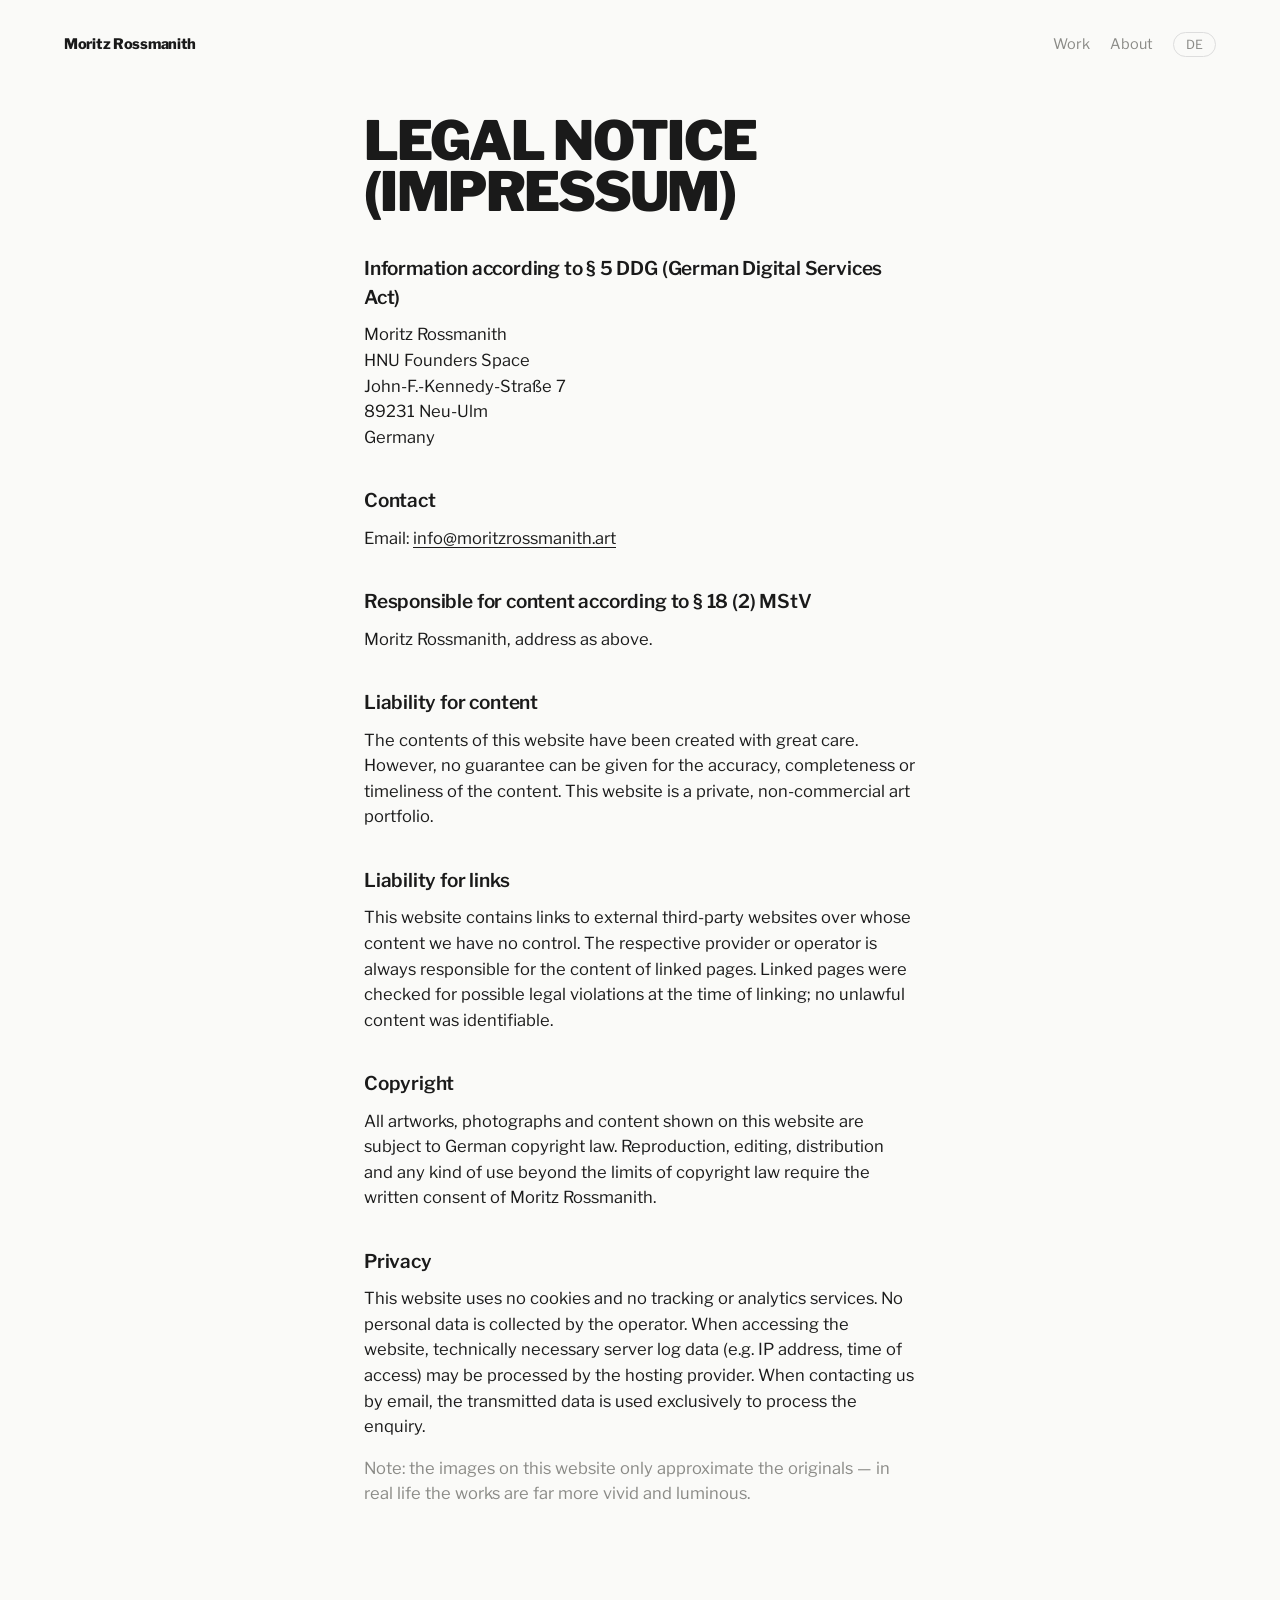
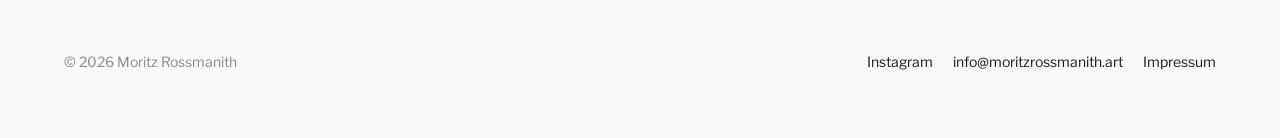
<file: impressum.html>
<!doctype html>
<html lang="de" class="de">
<head>
<meta charset="utf-8">
<meta name="viewport" content="width=device-width, initial-scale=1">
<title>Impressum — Moritz Rossmanith</title>
<meta name="description" content="Impressum / legal notice for moritzrossmanith.art — the art portfolio of Moritz Rossmanith.">
<meta name="robots" content="noindex, follow">
<link rel="canonical" href="https://moritzrossmanith.art/impressum.html">
<link rel="icon" href="favicon.png">
<link rel="apple-touch-icon" href="apple-touch-icon.png">
<link rel="preconnect" href="https://fonts.googleapis.com">
<link rel="preconnect" href="https://fonts.gstatic.com" crossorigin>
<link href="https://fonts.googleapis.com/css2?family=Libre+Franklin:wght@500;600;800;900&display=swap" rel="stylesheet">
<link rel="stylesheet" href="styles.css">
<script>
(function(){
  var l=localStorage.getItem('lang')||(navigator.language&&navigator.language.slice(0,2)==='de'?'de':'en');
  document.documentElement.className=l;document.documentElement.lang=l;
})();
</script>
</head>
<body>

<div class="topnav">
  <a class="brand" href="index.html">Moritz Rossmanith</a>
  <nav>
    <a href="index.html"><span class="l-en">Work</span><span class="l-de">Arbeiten</span></a>
    <a href="about.html"><span class="l-en">About</span><span class="l-de">Über</span></a>
    <button id="langBtn" type="button" aria-label="Sprache wechseln / switch language"></button>
  </nav>
</div>

<main class="prose">

  <!-- DE -->
  <div class="l-de">
    <h1>Impressum</h1>

    <h2>Angaben gemäß § 5 DDG</h2>
    <address>
      Moritz Rossmanith<br>
      HNU Founders Space<br>
      John-F.-Kennedy-Straße 7<br>
      89231 Neu-Ulm<br>
      Deutschland
    </address>

    <h2>Kontakt</h2>
    <p>E-Mail: <a class="em" href="#"></a></p>

    <h2>Verantwortlich für den Inhalt nach § 18 Abs. 2 MStV</h2>
    <p>Moritz Rossmanith, Anschrift wie oben.</p>

    <h2>Haftung für Inhalte</h2>
    <p>Die Inhalte dieser Website wurden mit größter Sorgfalt erstellt. Für die Richtigkeit, Vollständigkeit und Aktualität der Inhalte kann jedoch keine Gewähr übernommen werden. Diese Website ist ein privates, nicht-kommerzielles Kunstportfolio.</p>

    <h2>Haftung für Links</h2>
    <p>Diese Website enthält Links zu externen Websites Dritter, auf deren Inhalte kein Einfluss besteht. Für die Inhalte der verlinkten Seiten ist stets der jeweilige Anbieter oder Betreiber verantwortlich. Die verlinkten Seiten wurden zum Zeitpunkt der Verlinkung auf mögliche Rechtsverstöße überprüft; rechtswidrige Inhalte waren nicht erkennbar.</p>

    <h2>Urheberrecht</h2>
    <p>Alle auf dieser Website gezeigten Kunstwerke, Fotografien und Inhalte unterliegen dem deutschen Urheberrecht. Vervielfältigung, Bearbeitung, Verbreitung und jede Art der Verwertung außerhalb der Grenzen des Urheberrechts bedürfen der schriftlichen Zustimmung von Moritz Rossmanith.</p>

    <h2>Datenschutz</h2>
    <p>Diese Website verwendet keine Cookies und keine Tracking- oder Analysedienste. Es werden keine personenbezogenen Daten durch den Betreiber erhoben. Beim Aufruf der Website können durch den Hosting-Anbieter technisch notwendige Server-Logdaten (z.&nbsp;B. IP-Adresse, Zeitpunkt des Zugriffs) verarbeitet werden. Bei Kontaktaufnahme per E-Mail werden die übermittelten Daten ausschließlich zur Bearbeitung der Anfrage verwendet.</p>

    <p class="muted">Hinweis: Die Bilder auf dieser Website geben die Originale nur annähernd wieder — die Arbeiten sind im Original deutlich leuchtender und lebendiger.</p>
  </div>

  <!-- EN -->
  <div class="l-en">
    <h1>Legal Notice (Impressum)</h1>

    <h2>Information according to § 5 DDG (German Digital Services Act)</h2>
    <address>
      Moritz Rossmanith<br>
      HNU Founders Space<br>
      John-F.-Kennedy-Straße 7<br>
      89231 Neu-Ulm<br>
      Germany
    </address>

    <h2>Contact</h2>
    <p>Email: <a class="em" href="#"></a></p>

    <h2>Responsible for content according to § 18 (2) MStV</h2>
    <p>Moritz Rossmanith, address as above.</p>

    <h2>Liability for content</h2>
    <p>The contents of this website have been created with great care. However, no guarantee can be given for the accuracy, completeness or timeliness of the content. This website is a private, non-commercial art portfolio.</p>

    <h2>Liability for links</h2>
    <p>This website contains links to external third-party websites over whose content we have no control. The respective provider or operator is always responsible for the content of linked pages. Linked pages were checked for possible legal violations at the time of linking; no unlawful content was identifiable.</p>

    <h2>Copyright</h2>
    <p>All artworks, photographs and content shown on this website are subject to German copyright law. Reproduction, editing, distribution and any kind of use beyond the limits of copyright law require the written consent of Moritz Rossmanith.</p>

    <h2>Privacy</h2>
    <p>This website uses no cookies and no tracking or analytics services. No personal data is collected by the operator. When accessing the website, technically necessary server log data (e.g. IP address, time of access) may be processed by the hosting provider. When contacting us by email, the transmitted data is used exclusively to process the enquiry.</p>

    <p class="muted">Note: the images on this website only approximate the originals — in real life the works are far more vivid and luminous.</p>
  </div>

</main>

<footer>
  <span>© 2026 Moritz Rossmanith</span>
  <nav>
    <a href="https://www.instagram.com/moritzrossmanith" target="_blank" rel="noopener">Instagram</a>
    <a class="em" href="#"></a>
    <a href="impressum.html">Impressum</a>
  </nav>
</footer>

<script>
const isDe=()=>document.documentElement.lang==='de';
const langBtn=document.getElementById('langBtn');
function syncLangBtn(){langBtn.textContent=isDe()?'EN':'DE';}
langBtn.addEventListener('click',()=>{
  const l=isDe()?'en':'de';
  document.documentElement.className=l;document.documentElement.lang=l;
  localStorage.setItem('lang',l);syncLangBtn();
});
syncLangBtn();
document.querySelectorAll('.em').forEach(a=>{
  const u='info', d=['moritzrossmanith','art'].join('.');
  a.href='mailto:'+u+String.fromCharCode(64)+d;
  if(!a.textContent.trim())a.textContent=u+String.fromCharCode(64)+d;
});
</script>
</body>
</html>
</file>
<file: styles.css>
:root{
  --bg:#fafaf8;
  --ink:#1a1a1a;
  --muted:#8a8a86;
  --gap:clamp(14px,2.5vw,28px);
  --pad:clamp(20px,5vw,72px);
}
*{margin:0;padding:0;box-sizing:border-box}
html{scroll-behavior:smooth}
body{
  background:var(--bg);
  color:var(--ink);
  font-family:"Libre Franklin",ui-sans-serif,system-ui,-apple-system,"Helvetica Neue",Arial,sans-serif;
  -webkit-font-smoothing:antialiased;
  line-height:1.55;
  overflow-x:hidden;
}
::selection{background:var(--ink);color:var(--bg)}

/* language toggle: html.en hides .l-de, html.de hides .l-en */
html.en .l-de{display:none!important}
html.de .l-en{display:none!important}

.topnav{
  display:flex;justify-content:space-between;align-items:baseline;gap:16px;
  padding:calc(var(--pad)*.5) var(--pad) 0;
  max-width:1500px;margin:0 auto;
  font-size:14.5px;
}
.topnav .brand{font-weight:800;letter-spacing:-.02em;color:var(--ink);text-decoration:none}
.topnav nav{display:flex;gap:20px;align-items:baseline}
.topnav a{color:var(--muted);text-decoration:none;transition:color .2s}
.topnav a:hover,.topnav a[aria-current]{color:var(--ink)}
.topnav button{
  background:none;border:1px solid #ddd;border-radius:99px;
  font:inherit;font-size:12.5px;padding:2px 12px;cursor:pointer;color:var(--muted);
  transition:color .2s,border-color .2s;
}
.topnav button:hover{color:var(--ink);border-color:var(--ink)}

header.masthead{
  padding:calc(var(--pad)*.55) var(--pad) calc(var(--pad)*.9);
  max-width:1500px;margin:0 auto;
}
.mastrow{display:flex;justify-content:space-between;align-items:flex-start;gap:24px}
.mastrow h1{
  font-size:clamp(34px,6.5vw,92px);
  font-weight:900;
  text-transform:uppercase;
  letter-spacing:-.035em;
  line-height:.92;
}
.mastrow h1 a{color:inherit;text-decoration:none}
.mastrow nav{display:flex;gap:20px;align-items:baseline;font-size:14.5px;padding-top:10px;flex-shrink:0}
.mastrow nav a{color:var(--muted);text-decoration:none;transition:color .2s}
.mastrow nav a:hover,.mastrow nav a[aria-current]{color:var(--ink)}
.mastrow nav button{
  background:none;border:1px solid #ddd;border-radius:99px;
  font:inherit;font-size:12.5px;padding:2px 12px;cursor:pointer;color:var(--muted);
  transition:color .2s,border-color .2s;
}
.mastrow nav button:hover{color:var(--ink);border-color:var(--ink)}
.masthead .sub{
  margin-top:clamp(14px,2vw,24px);
  color:var(--muted);
  font-size:12px;
  font-weight:500;
  letter-spacing:.32em;
  text-transform:uppercase;
}
@media (max-width:640px){
  .mastrow{flex-direction:column-reverse;gap:16px}
  .mastrow nav{justify-content:flex-end;padding-top:0}
  .masthead .sub{letter-spacing:.22em}
}

.gallery{
  columns:3 320px;
  column-gap:var(--gap);
  padding:0 var(--pad) var(--pad);
  max-width:1500px;margin:0 auto;
}
.work{
  break-inside:avoid;
  margin-bottom:var(--gap);
  cursor:zoom-in;
  border:0;background:none;display:block;width:100%;
  opacity:0;transform:translateY(24px);
  transition:opacity .8s ease,transform .8s cubic-bezier(.2,.7,.2,1);
}
.work.in{opacity:1;transform:none}
.work img{
  width:100%;height:auto;display:block;border-radius:2px;
  transition:transform .45s cubic-bezier(.2,.7,.2,1),box-shadow .45s ease;
}
.work:hover img{transform:scale(1.015);box-shadow:0 18px 50px -18px rgba(0,0,0,.28)}
.work figcaption{margin-top:8px;font-size:12.5px;color:var(--muted);letter-spacing:.02em;text-align:left}

/* CTA tiles inside the grid — frosted glass */
.tile{cursor:pointer}
.tile a{
  display:flex;flex-direction:column;justify-content:space-between;gap:34px;
  min-height:250px;padding:26px;
  background:rgba(255,255,255,.5);
  -webkit-backdrop-filter:blur(24px) saturate(1.6);
  backdrop-filter:blur(24px) saturate(1.6);
  border:1px solid rgba(0,0,0,.07);
  border-radius:18px;
  color:var(--ink);text-decoration:none;
  box-shadow:0 8px 32px -18px rgba(0,0,0,.18), inset 0 1px 0 rgba(255,255,255,.8);
  transition:transform .45s cubic-bezier(.2,.7,.2,1),box-shadow .45s ease,background .3s;
}
.tile a:hover{
  transform:scale(1.015);
  background:rgba(255,255,255,.72);
  box-shadow:0 18px 50px -18px rgba(0,0,0,.25), inset 0 1px 0 rgba(255,255,255,.9);
}
.tile .t-kicker{font-size:11px;letter-spacing:.3em;text-transform:uppercase;color:var(--muted)}
.tile .t-main{
  font-weight:800;letter-spacing:-.02em;line-height:1.15;
  font-size:clamp(19px,2vw,25px);
}
.tile .t-arrow{font-size:20px;color:var(--muted)}

/* prose pages */
.prose{
  max-width:680px;margin:0 auto;
  padding:calc(var(--pad)*.9) var(--pad) var(--pad);
}
.prose h1{font-size:clamp(30px,5vw,54px);font-weight:900;text-transform:uppercase;letter-spacing:-.03em;line-height:.95;margin-bottom:28px}
.prose img.photo{width:100%;height:auto;display:block;border-radius:2px;margin:12px 0 26px}
.prose h2{font-size:19px;font-weight:600;letter-spacing:-.01em;margin:36px 0 10px}
.prose p{margin-bottom:16px;font-size:16.5px}
.prose p.muted,.prose .muted{color:var(--muted)}
.prose a{color:inherit;text-decoration:underline;text-underline-offset:3px;text-decoration-thickness:1px}
.prose address{font-style:normal;margin-bottom:16px;font-size:16.5px}

footer{
  padding:var(--pad);max-width:1500px;margin:0 auto;
  color:var(--muted);font-size:14px;
  display:flex;flex-wrap:wrap;gap:8px 24px;justify-content:space-between;align-items:baseline;
}
footer nav{display:flex;gap:20px;flex-wrap:wrap}
footer a{color:var(--ink);text-decoration:none;border-bottom:1px solid transparent;transition:border-color .2s}
footer a:hover{border-color:var(--ink)}
.foot-note{
  flex-basis:100%;
  margin-top:14px;
  font-size:11.5px;
  color:#b3b3af;
}
@media (max-width:640px){
  footer{flex-direction:column;align-items:flex-start;gap:12px}
  footer nav{flex-direction:column;gap:10px}
  .foot-note{margin-top:6px}
}

/* lightbox */
.lb{
  position:fixed;inset:0;z-index:10;
  background:rgba(250,250,248,.96);backdrop-filter:blur(6px);
  display:flex;align-items:center;justify-content:center;
  opacity:0;pointer-events:none;transition:opacity .35s ease;cursor:zoom-out;
}
.lb.open{opacity:1;pointer-events:auto}
.lb img{
  max-width:min(92vw,1100px);max-height:88vh;
  box-shadow:0 30px 90px -30px rgba(0,0,0,.35);border-radius:2px;
  transform:scale(.97);transition:transform .35s cubic-bezier(.2,.7,.2,1);
}
.lb.open img{transform:none}
.lb span{position:fixed;bottom:22px;left:50%;transform:translateX(-50%);font-size:13px;color:var(--muted);letter-spacing:.03em}
.lb button{
  position:fixed;top:50%;transform:translateY(-50%);
  background:none;border:0;font-size:28px;color:var(--ink);
  cursor:pointer;padding:20px;opacity:.5;transition:opacity .2s;font-family:inherit;
}
.lb button:hover{opacity:1}
.lb .prev{left:8px}.lb .next{right:8px}
@media (max-width:600px){
  .lb img{max-width:94vw;max-height:76vh}
  .lb button{
    top:auto;bottom:54px;transform:none;
    font-size:22px;padding:10px 20px;opacity:.9;
    background:rgba(255,255,255,.75);
    border:1px solid rgba(0,0,0,.08);
    border-radius:99px;
    -webkit-backdrop-filter:blur(10px);backdrop-filter:blur(10px);
  }
  .lb .prev{left:16px}.lb .next{right:16px}
  .lb span{bottom:20px;width:88vw;text-align:center}
}

@media (prefers-reduced-motion:reduce){
  .work,.work img,.lb,.lb img{transition:none}
  .work{opacity:1;transform:none}
}
</file>
